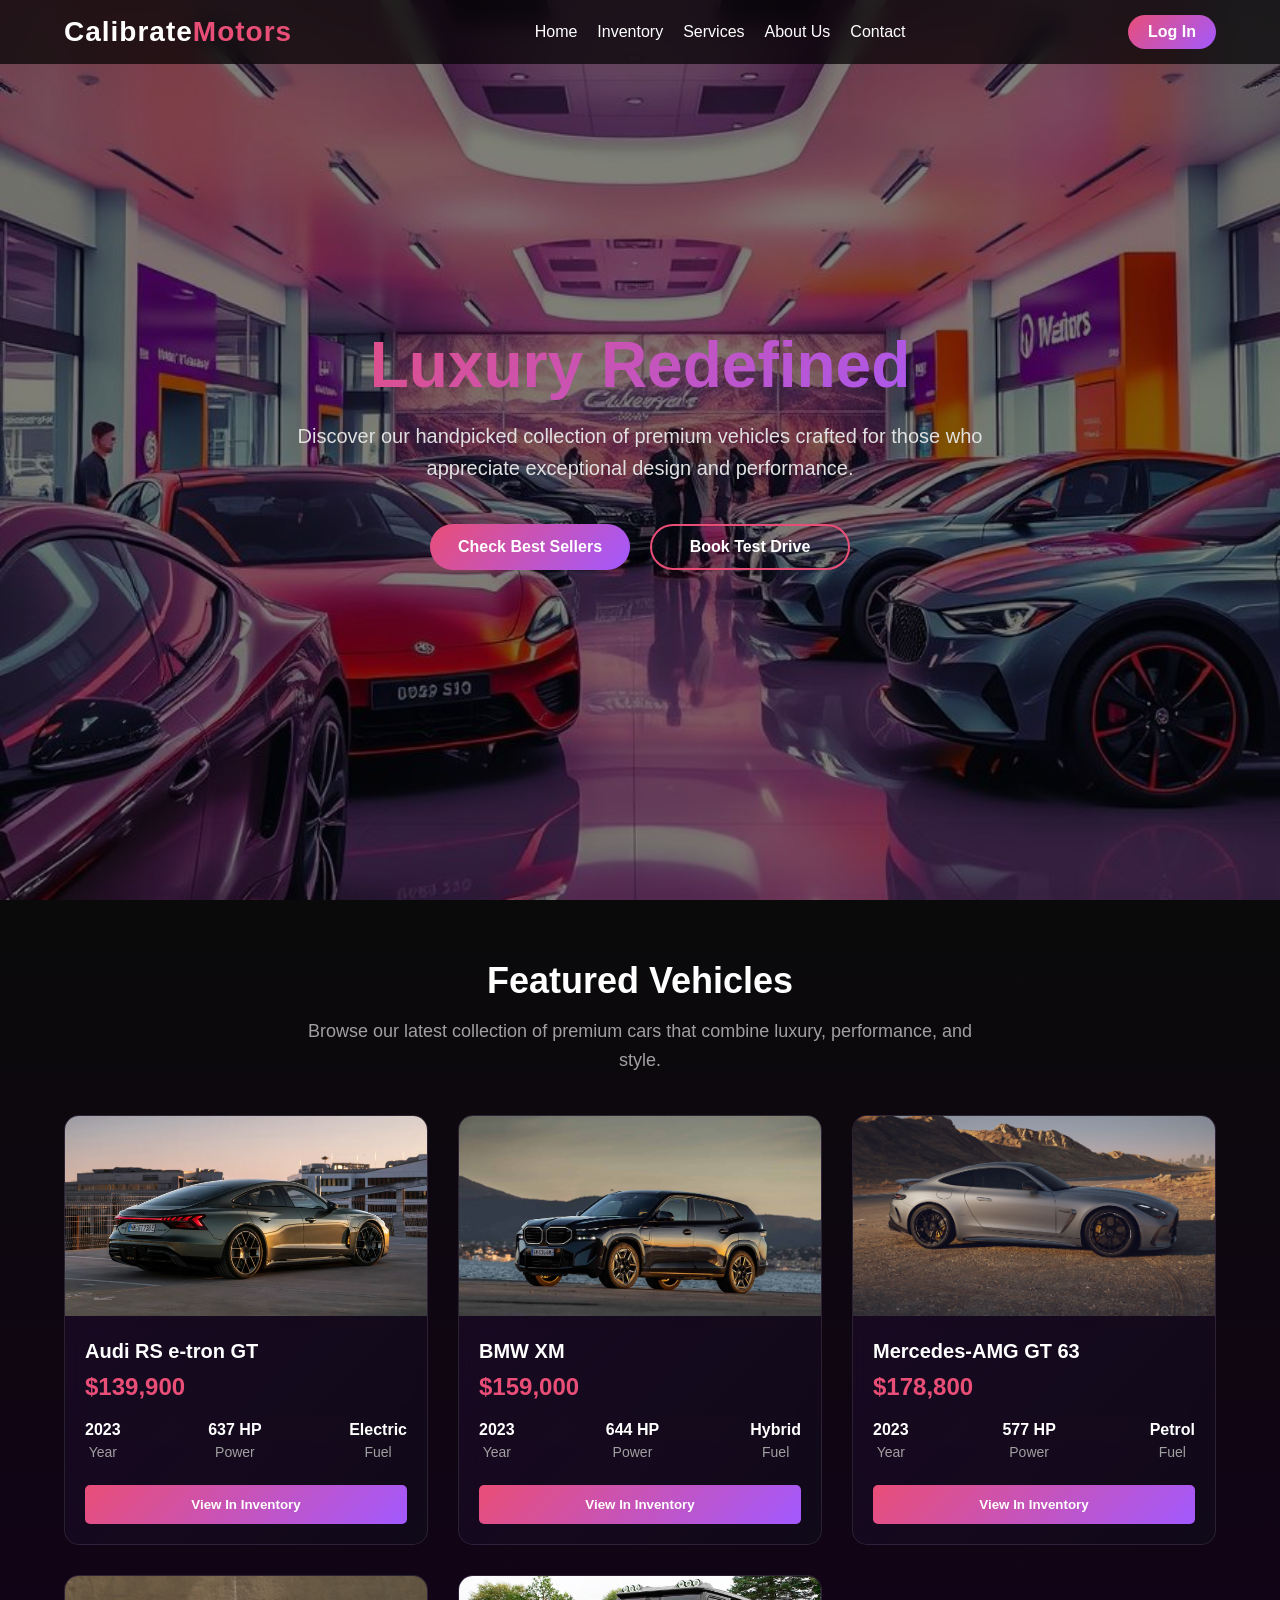
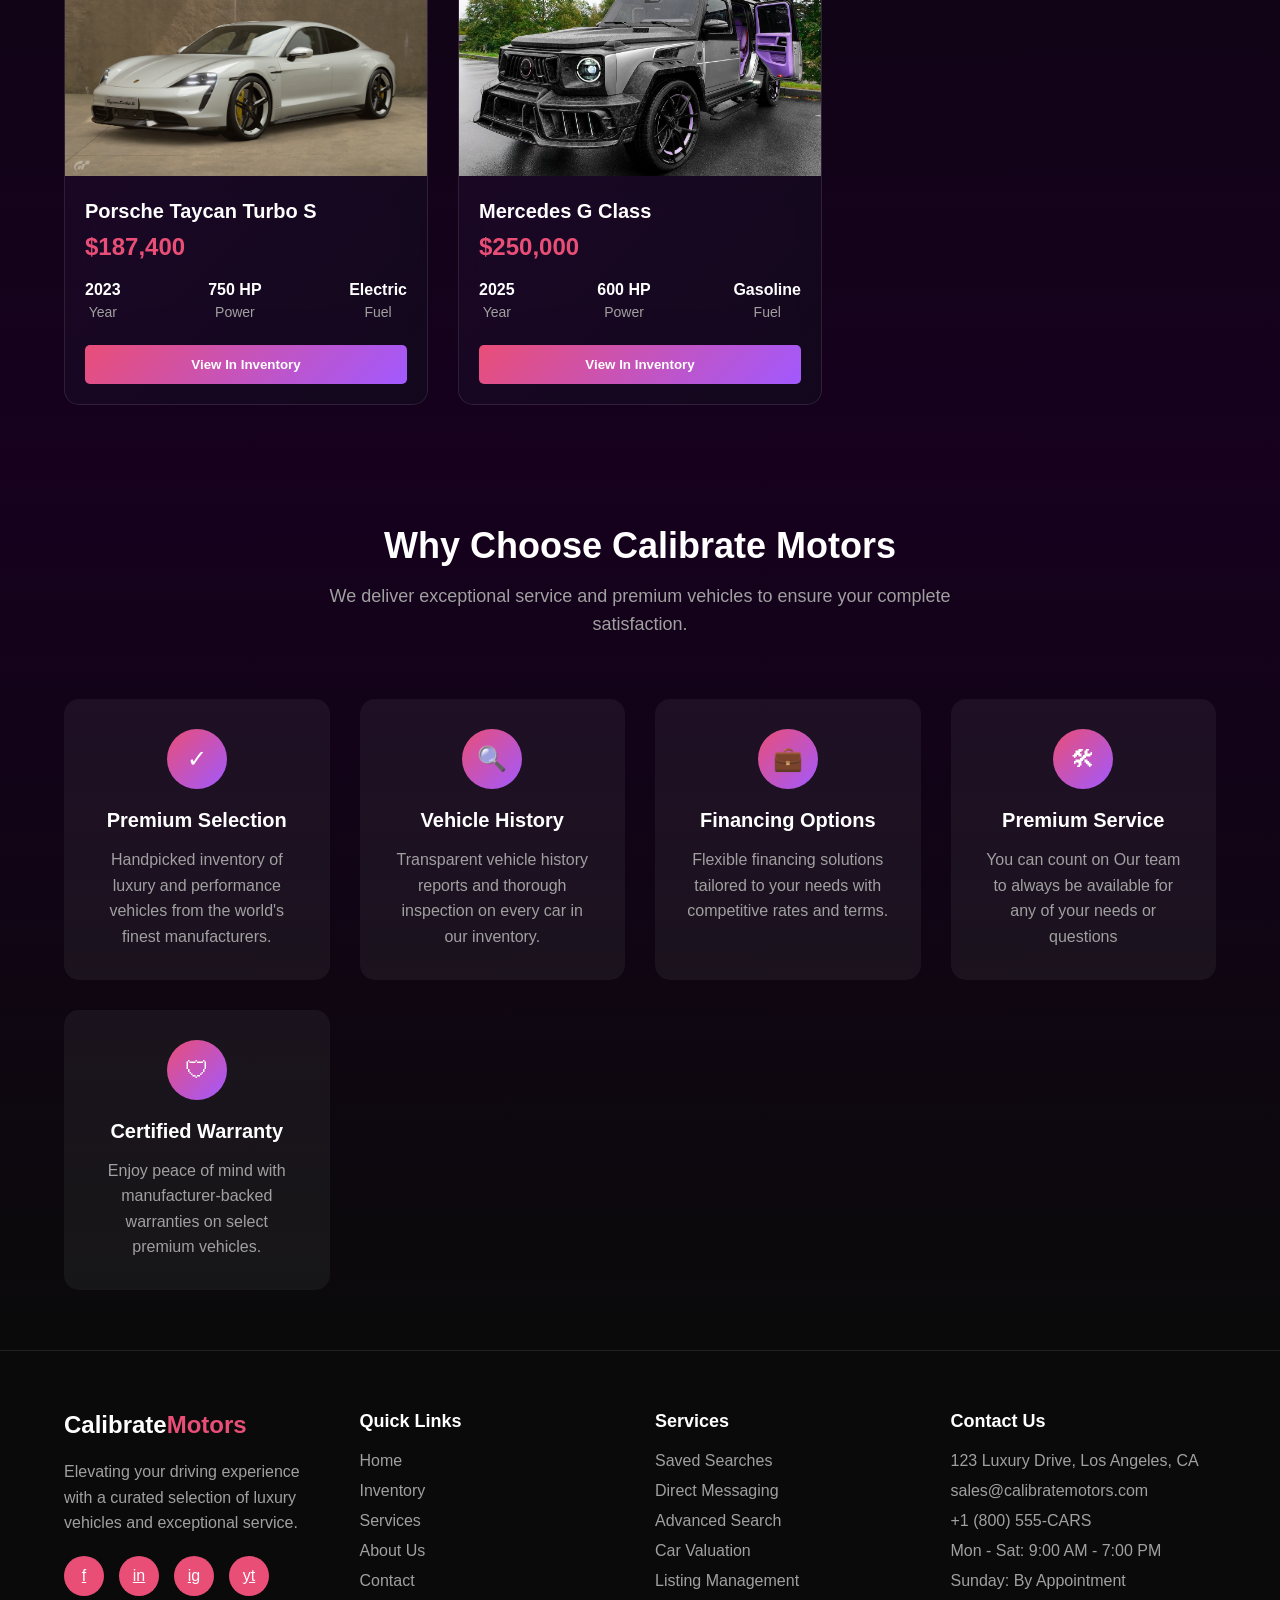
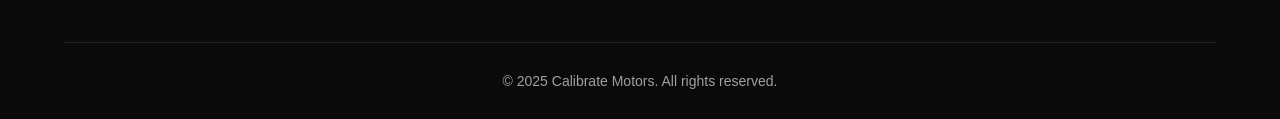
<file: index.html>
<!DOCTYPE html>
<html lang="en">
<head>
    <meta charset="UTF-8">
    <meta name="viewport" content="width=device-width, initial-scale=1.0">
    <title>Calibrate Motors | Luxury Car Experience</title>
    <link rel="stylesheet" href="FirstPage.css">
</head>
<body>
    <nav id="navbar">
        <a href="#" class="logo">Calibrate<span>Motors</span></a>
        <ul class="nav-links">
            <li><a href="#">Home</a></li>
            <li><a href="Inventory.html">Inventory</a></li>
            <li><a href="Services.html">Services</a></li>
            <li><a href="AboutUs.html">About Us</a></li>
            <li><a href="ContactUs.html">Contact</a></li>
        </ul>
        <span><a href="LogInPage.html"  class="nav-btn">Log In</a></span>
    </nav>

    <section class="hero">
        <div class="hero-bg"></div>
        <div class="hero-content">
            <h1 class="hero-title">Luxury Redefined</h1>
            <p class="hero-subtitle">Discover our handpicked collection of premium vehicles crafted for those who appreciate exceptional design and performance.</p>
            <div class="hero-btns">
                <button class="btn-primary" onclick="document.querySelector('.featured').scrollIntoView({behavior: 'smooth'})">Check Best Sellers</button>
                <button class="btn-secondary" onclick="alert('Test drive booking feature coming soon!')">Book Test Drive</button>
            </div>
        </div>
    </section>

    <section class="featured">
        <div class="section-header">
            <h2 class="section-title">Featured Vehicles</h2>
            <p class="section-subtitle">Browse our latest collection of premium cars that combine luxury, performance, and style.</p>
        </div>

        <div class="cars-grid">
           
            <div class="car-card">
                <img src="Audi RS e-tron GT.webp" alt="Luxury Sports Car" class="car-img">
                <div class="car-info">
                    <h3 class="car-title">Audi RS e-tron GT</h3>
                    <p class="car-price">$139,900</p>
                    <div class="car-specs">
                        <div class="car-spec">
                            <strong>2023</strong>
                            <span>Year</span>
                        </div>
                        <div class="car-spec">
                            <strong>637 HP</strong>
                            <span>Power</span>
                        </div>
                        <div class="car-spec">
                            <strong>Electric</strong>
                            <span>Fuel</span>
                        </div>
                    </div>
                    <button class="car-btn" onclick="window.location.href='Inventory.html'">View In Inventory</button>
                </div>
            </div>

           
            <div class="car-card">
                <img src="BMW_XW_28.jpg" alt="Luxury SUV" class="car-img">
                <div class="car-info">
                    <h3 class="car-title">BMW XM</h3>
                    <p class="car-price">$159,000</p>
                    <div class="car-specs">
                        <div class="car-spec">
                            <strong>2023</strong>
                            <span>Year</span>
                        </div>
                        <div class="car-spec">
                            <strong>644 HP</strong>
                            <span>Power</span>
                        </div>
                        <div class="car-spec">
                            <strong>Hybrid</strong>
                            <span>Fuel</span>
                        </div>
                    </div>
                    <button class="car-btn" onclick="window.location.href='Inventory.html'">View In Inventory</button>
                </div>
            </div>

           
            <div class="car-card">
                <img src="mercedes-amg-gt.avif" alt="Luxury Sedan" class="car-img">
                <div class="car-info">
                    <h3 class="car-title">Mercedes-AMG GT 63</h3>
                    <p class="car-price">$178,800</p>
                    <div class="car-specs">
                        <div class="car-spec">
                            <strong>2023</strong>
                            <span>Year</span>
                        </div>
                        <div class="car-spec">
                            <strong>577 HP</strong>
                            <span>Power</span>
                        </div>
                        <div class="car-spec">
                            <strong>Petrol</strong>
                            <span>Fuel</span>
                        </div>
                    </div>
                    <button class="car-btn" onclick="window.location.href='Inventory.html'">View In Inventory</button>
                </div>
            </div>

          
            <div class="car-card">
                <img src="Porsche.webp" alt="Luxury Sports Car" class="car-img">                
                <div class="car-info">
                    <h3 class="car-title">Porsche Taycan Turbo S</h3>
                    <p class="car-price">$187,400</p>
                    <div class="car-specs">
                        <div class="car-spec">
                            <strong>2023</strong>
                            <span>Year</span>
                        </div>
                        <div class="car-spec">
                            <strong>750 HP</strong>
                            <span>Power</span>
                        </div>
                        <div class="car-spec">
                            <strong>Electric</strong>
                            <span>Fuel</span>
                        </div>
                    </div>
                    <button class="car-btn" onclick="window.location.href='Inventory.html'">View In Inventory</button>
                </div>
            </div>

            <div class="car-card">
                <img src="Gclass.jpg" alt="Luxury Sports Car" class="car-img">                
                <div class="car-info">
                    <h3 class="car-title">Mercedes G Class</h3>
                    <p class="car-price">$250,000</p>
                    <div class="car-specs">
                        <div class="car-spec">
                            <strong>2025</strong>
                            <span>Year</span>
                        </div>
                        <div class="car-spec">
                            <strong>600 HP</strong>
                            <span>Power</span>
                        </div>
                        <div class="car-spec">
                            <strong>Gasoline</strong>
                            <span>Fuel</span>
                        </div>
                    </div>
                    <button class="car-btn" onclick="window.location.href='Inventory.html'">View In Inventory</button>
                </div>
            </div>

        </div>
    </section>

    <section class="why-us">
        <div class="section-header">
            <h2 class="section-title">Why Choose Calibrate Motors</h2>
            <p class="section-subtitle">We deliver exceptional service and premium vehicles to ensure your complete satisfaction.</p>
        </div>

        <div class="features-grid" >
           
            <div class="feature-card">
                <div class="feature-icon">✓</div>
                <h3 class="feature-title">Premium Selection</h3>
                <p class="feature-desc">Handpicked inventory of luxury and performance vehicles from the world's finest manufacturers.</p>
            </div>

           
            <div class="feature-card">
                <div class="feature-icon">🔍</div>
                <h3 class="feature-title">Vehicle History</h3>
                <p class="feature-desc">Transparent vehicle history reports and thorough inspection on every car in our inventory.</p>
            </div>

            
            <div class="feature-card">
                <div class="feature-icon">💼</div>
                <h3 class="feature-title">Financing Options</h3>
                <p class="feature-desc">Flexible financing solutions tailored to your needs with competitive rates and terms.</p>
            </div>

           
            <div class="feature-card">
                <div class="feature-icon">🛠</div>
                <h3 class="feature-title">Premium Service</h3>
                <p class="feature-desc">You can count on Our team to always be available for any of your needs or questions</p>
            </div>

            <div class="feature-card">
                <div class="feature-icon">🛡</div>
                <h3 class="feature-title">Certified Warranty</h3>
                <p class="feature-desc">Enjoy peace of mind with manufacturer-backed warranties on select premium vehicles.</p>
              </div>
              
        </div>
    </section>

    
    <footer>
        <div class="footer-content">
            <div>
                <span class="footer-logo">Calibrate<span style="color: #e94e77;">Motors</span></span>
                <p class="footer-desc">Elevating your driving experience with a curated selection of luxury vehicles and exceptional service.</p>
                <div class="footer-social">
                    <a href="https://www.facebook.com" target="_blank" class="social-icon">f</a>
                    <a href="https://www.linkedIn.com" target="_blank" class="social-icon">in</a>
                    <a href="https://www.instagram.com" target="_blank" class="social-icon">ig</a>
                    <a href="https://www.youtube.com" target="_blank" class="social-icon">yt</a>
                </div>
            </div>

            <div>
                <h4 class="footer-heading">Quick Links</h4>
                <ul class="footer-links">
                    <li><a href="#">Home</a></li>
                    <li><a href="#">Inventory</a></li>
                    <li><a href="Services.html">Services</a></li>
                    <li><a href="AboutUs.html">About Us</a></li>
                    <li><a href="ContactUs.html">Contact</a></li>
                </ul>
            </div>

            <div>
                <h4 class="footer-heading">Services</h4>
                <ul class="footer-links">
                    <li><a href="Services.html">Saved Searches</a></li>
                    <li><a href="Services.html">Direct Messaging</a></li>
                    <li><a href="Services.html">Advanced Search</a></li>
                    <li><a href="Services.html">Car Valuation</a></li>
                    <li><a href="Services.html">Listing Management</a></li>
                </ul>
            </div>

            <div>
                <h4 class="footer-heading">Contact Us</h4>
                <ul class="footer-links">
                    <li><a href="" target="_blank">123 Luxury Drive, Los Angeles, CA</a></li>
                    <li><a href="mailto:sales@calibratemotors.com">sales@calibratemotors.com</a></li>
                    <li><a href="tel:+1 (800) 555-CARS">+1 (800) 555-CARS</a></li>
                    <li><a href="">Mon - Sat: 9:00 AM - 7:00 PM</a></li>
                    <li><a href="">Sunday: By Appointment</a></li>
                </ul>
            </div>
        </div>

        <div class="copyright">
            <p>&copy; 2025 Calibrate Motors. All rights reserved.</p>
        </div>
    </footer>
    
    <div id="carModal" class="modal">
        <div class="modal-content">
            <div class="modal-bg-overlay"></div>
            <div class="modal-info fade-in">
                <div class="modal-header">
                    <h2 class="modal-title">Car Name</h2>
                    <button class="close-modal" onclick="closeModal()">&times;</button>
                </div>
                <div class="modal-body">
                    <div class="modal-specs">
                        <div class="modal-spec">
                            <strong>Year</strong>
                            <span id="modal-year">2023</span>
                        </div>
                        <div class="modal-spec">
                            <strong>Price</strong>
                            <span id="modal-price">$0</span>
                        </div>
                        <div class="modal-spec">
                            <strong>Power</strong>
                            <span id="modal-power">0 HP</span>
                        </div>
                        <div class="modal-spec">
                            <strong>Fuel Type</strong>
                            <span id="modal-fuel">Unknown</span>
                        </div>
                    </div>
                    <div class="modal-description">
                        <p id="modal-description">
                            This luxury vehicle combines exceptional performance with sophisticated design. Featuring cutting-edge technology and premium materials throughout the cabin, this car delivers an unparalleled driving experience.
                        </p>
                    </div>
                </div>
                <div class="modal-footer">
                    <button class="modal-btn modal-btn-secondary" id="scheduleTest" onclick="alert('Test drive scheduling feature coming soon!')">Schedule Test Drive</button>
                    <button class="modal-btn modal-btn-primary" id="inquireBtn" onclick="alert('Inquiry form will be available soon!')">Inquire Now</button>
                </div>
            </div>
        </div>
    </div>

    <script src="FirstPage.js"></script>


</body>
</html>
</file>
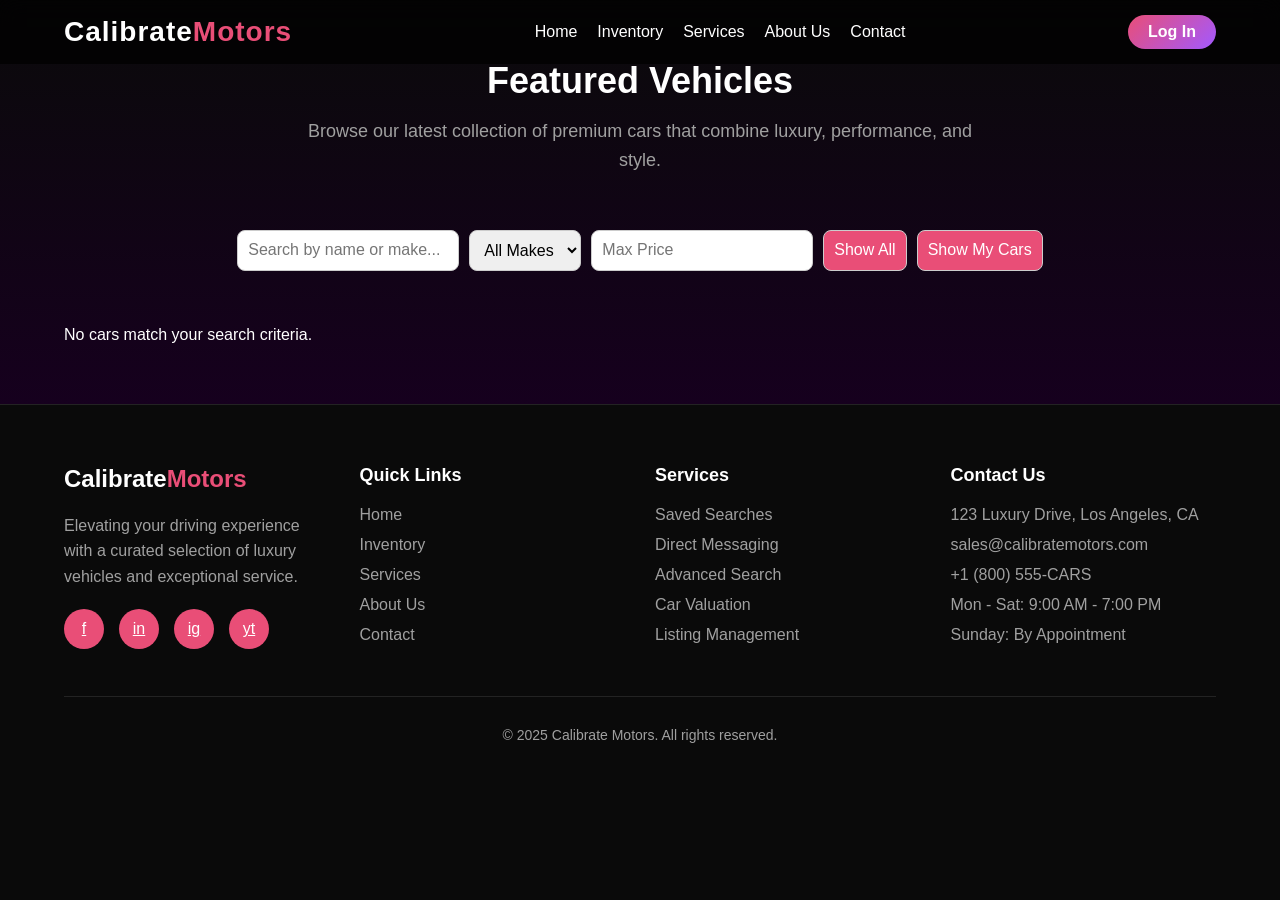
<file: Inventory.html>
<!DOCTYPE html>
<html lang="en">
<head>
    <meta charset="UTF-8">
    <meta name="viewport" content="width=device-width, initial-scale=1.0">
    <title>Calibrate Motors | Luxury Car Experience</title>
    <link rel="stylesheet" href="FirstPage.css">
</head>
<body>
    <nav id="navbar">
        <a href="#" class="logo">Calibrate<span>Motors</span></a>
        <ul class="nav-links">
            <li><a href="FirstPage.html">Home</a></li>
            <li><a href="#">Inventory</a></li>
            <li><a href="Services.html">Services</a></li>
            <li><a href="AboutUs.html">About Us</a></li>
            <li><a href="ContactUs.html">Contact</a></li>
        </ul>
        <span><a href="LogInPage.html"  class="nav-btn">Log In</a></span>
    </nav>


    <section class="featured">
        <div class="section-header">
            <h2 class="section-title">Featured Vehicles</h2>
            <p class="section-subtitle">Browse our latest collection of premium cars that combine luxury, performance, and style.</p>
        </div>
        <div class="filter-bar">
            <input type="text" id="searchInput" placeholder="Search by name or make...">
            <select id="makeFilter">
                <option value="">All Makes</option>
            </select>
            <input type="number" id="priceFilter" placeholder="Max Price">
            <button id="showAllBtn">Show All</button>
            <button id="showMyCarsBtn">Show My Cars</button>
        </div>
        
        <div class="cars-grid">


        </div>

    </section>


    
    <footer>
        <div class="footer-content">
            <div>
                <span class="footer-logo">Calibrate<span style="color: #e94e77;">Motors</span></span>
                <p class="footer-desc">Elevating your driving experience with a curated selection of luxury vehicles and exceptional service.</p>
                <div class="footer-social">
                    <a href="https://www.facebook.com" target="_blank" class="social-icon">f</a>
                    <a href="https://www.linkedIn.com" target="_blank" class="social-icon">in</a>
                    <a href="https://www.instagram.com" target="_blank" class="social-icon">ig</a>
                    <a href="https://www.youtube.com" target="_blank" class="social-icon">yt</a>
                </div>
            </div>

            <div>
                <h4 class="footer-heading">Quick Links</h4>
                <ul class="footer-links">
                    <li><a href="#">Home</a></li>
                    <li><a href="#">Inventory</a></li>
                    <li><a href="Services.html">Services</a></li>
                    <li><a href="AboutUs.html">About Us</a></li>
                    <li><a href="ContactUs.html">Contact</a></li>
                </ul>
            </div>

            <div>
                <h4 class="footer-heading">Services</h4>
                <ul class="footer-links">
                    <li><a href="Services.html">Saved Searches</a></li>
                    <li><a href="Services.html">Direct Messaging</a></li>
                    <li><a href="Services.html">Advanced Search</a></li>
                    <li><a href="Services.html">Car Valuation</a></li>
                    <li><a href="Services.html">Listing Management</a></li>
                </ul>
            </div>

            <div>
                <h4 class="footer-heading">Contact Us</h4>
                <ul class="footer-links">
                    <li><a href="" target="_blank">123 Luxury Drive, Los Angeles, CA</a></li>
                    <li><a href="mailto:sales@calibratemotors.com">sales@calibratemotors.com</a></li>
                    <li><a href="tel:+1 (800) 555-CARS">+1 (800) 555-CARS</a></li>
                    <li><a href="">Mon - Sat: 9:00 AM - 7:00 PM</a></li>
                    <li><a href="">Sunday: By Appointment</a></li>
                </ul>
            </div>
        </div>

        <div class="copyright">
            <p>&copy; 2025 Calibrate Motors. All rights reserved.</p>
        </div>
    </footer>



    <div id="carModal" class="modal">
        <div class="modal-content">
            <div class="modal-bg-overlay"></div>
            <div class="modal-info fade-in">
                <div class="modal-header">
                    <h2 class="modal-title">Car Name</h2>
                    <button class="close-modal" onclick="closeModal()">&times;</button>
                </div>
                <div class="modal-body">
                    <div class="modal-specs">
                        <div class="modal-spec">
                            <strong>Year</strong>
                            <span id="modal-year">2023</span>
                        </div>
                        <div class="modal-spec">
                            <strong>Price</strong>
                            <span id="modal-price">$0</span>
                        </div>
                        <div class="modal-spec">
                            <strong>Power</strong>
                            <span id="modal-power">0 HP</span>
                        </div>
                        <div class="modal-spec">
                            <strong>Fuel Type</strong>
                            <span id="modal-fuel">Unknown</span>
                        </div>
                    </div>
                    <div class="modal-description">
                        <p id="modal-description">
                            This luxury vehicle combines exceptional performance with sophisticated design. Featuring cutting-edge technology and premium materials throughout the cabin, this car delivers an unparalleled driving experience.
                        </p>
                    </div>
                </div>
                <div class="modal-footer">
                    <button class="modal-btn modal-btn-secondary" id="scheduleTest" onclick="alert('Test drive scheduling feature coming soon!')">Schedule Test Drive</button>
                    <button class="modal-btn modal-btn-primary" id="inquireBtn" onclick="alert('Inquiry form will be available soon!')">Inquire Now</button>
                </div>
            </div>
        </div>
    </div>
</body>
<script src="Inventory.js"></script>
</file>
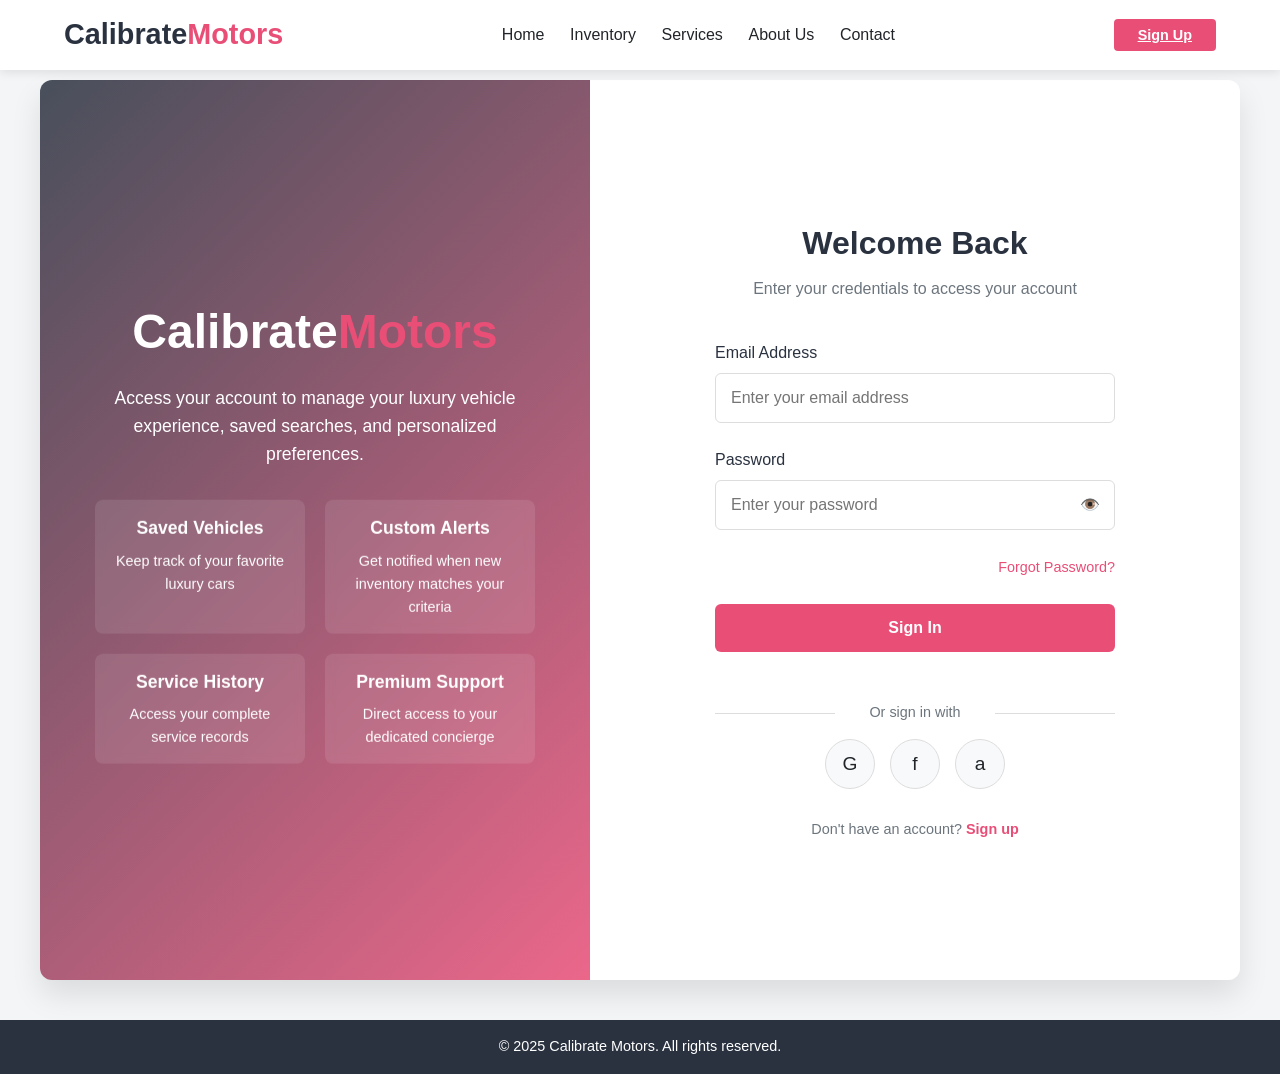
<file: LogInPage.html>
<!DOCTYPE html>
<html lang="en">
<head>
    <meta charset="UTF-8">
    <meta name="viewport" content="width=device-width, initial-scale=1.0">
    <title>Login | Calibrate Motors</title>
    <style>
/* CSS Reset and Variables */
:root {
    --primary-color: #e94e77;
    --secondary-color: #2a3240;
    --light-color: #f8f9fa;
    --dark-color: #212529;
    --gray-color: #6c757d;
    --success-color: #28a745;
}

/* Global Styles with better cross-browser compatibility */
* {
    margin: 0;
    padding: 0;
    box-sizing: border-box;
    font-family: 'Segoe UI', Tahoma, Geneva, Verdana, sans-serif;
    -webkit-font-smoothing: antialiased;
    -moz-osx-font-smoothing: grayscale;
}

html {
    font-size: 16px;
    scroll-behavior: smooth;
}

body {
    background-color: #f4f5f7;
    min-height: 100vh;
    width: 100%;
    overflow-x: hidden;
    line-height: 1.5;
}

/* Navbar */
#navbar {
    display: flex;
    justify-content: space-between;
    align-items: center;
    padding: 1rem 5%;
    background-color: white;
    box-shadow: 0 2px 10px rgba(0, 0, 0, 0.1);
    position: fixed;
    top: 0;
    left: 0;
    right: 0;
    z-index: 1000;
    height: 70px;
}

.logo {
    font-size: clamp(1.3rem, 3vw, 1.8rem);
    font-weight: 700;
    color: var(--secondary-color);
    text-decoration: none;
}

.logo span {
    color: var(--primary-color);
}

.nav-links {
    display: flex;
    list-style: none;
}

.nav-links li {
    margin: 0 0.8rem;
}

.nav-links a {
    text-decoration: none;
    color: var(--dark-color);
    font-weight: 500;
    transition: color 0.3s;
    font-size: clamp(0.9rem, 2vw, 1rem);
    position: relative;
}

.nav-links a::after {
    content: '';
    position: absolute;
    width: 0;
    height: 2px;
    bottom: -5px;
    left: 0;
    background-color: var(--primary-color);
    transition: width 0.3s ease;
}

.nav-links a:hover {
    color: var(--primary-color);
}

.nav-links a:hover::after {
    width: 100%;
}

.nav-btn {
    background-color: var(--primary-color);
    color: white;
    padding: 0.5rem 1.5rem;
    border-radius: 4px;
    font-weight: 600;
    cursor: pointer;
    transition: all 0.3s ease;
    border: none;
    font-size: 0.9rem;
}

.nav-btn:hover {
    background-color: #d43b64;
    transform: translateY(-2px);
    box-shadow: 0 4px 8px rgba(233, 78, 119, 0.3);
}

.hamburger {
    display: none;
    flex-direction: column;
    cursor: pointer;
    width: 30px;
    height: 21px;
    position: relative;
    z-index: 1001;
}

.hamburger span {
    display: block;
    width: 100%;
    height: 3px;
    background-color: var(--secondary-color);
    margin-bottom: 6px;
    border-radius: 3px;
    transition: all 0.3s ease;
}

.hamburger span:last-child {
    margin-bottom: 0;
}

/* Login Container */
.login-container {
    display: flex;
    height: 100vh;
    max-width: 1200px;
    margin: 0 auto;
    box-shadow: 0 15px 30px rgba(0, 0, 0, 0.1);
    border-radius: 12px;
    overflow: hidden;
    margin-top: 80px;
    margin-bottom: 40px;
}

/* Login Image */
.login-image {
    flex: 1;
    background-image: url('https://images.unsplash.com/photo-1532581140115-3e355d1ed1de?q=80&w=1770&auto=format&fit=crop');
    background-size: cover;
    background-position: center;
    position: relative;
}

.login-image::after {
    content: '';
    position: absolute;
    top: 0;
    left: 0;
    right: 0;
    bottom: 0;
    background: linear-gradient(135deg, rgba(42, 50, 64, 0.85) 0%, rgba(233, 78, 119, 0.85) 100%);
}

/* Brand Overlay */
.brand-overlay {
    position: absolute;
    top: 50%;
    left: 50%;
    transform: translate(-50%, -50%);
    text-align: center;
    color: white;
    z-index: 10;
    width: 80%;
}

.brand-overlay h2 {
    font-size: clamp(2rem, 5vw, 3rem);
    margin-bottom: 1rem;
    font-weight: 700;
}

.brand-overlay p {
    font-size: clamp(0.9rem, 2vw, 1.1rem);
    margin-bottom: 2rem;
    line-height: 1.6;
}

.brand-features {
    display: flex;
    justify-content: center;
    flex-wrap: wrap;
    gap: 20px;
    margin-top: 30px;
}

.brand-feature {
    background-color: rgba(255, 255, 255, 0.1);
    padding: 15px;
    border-radius: 8px;
    width: calc(50% - 10px);
    backdrop-filter: blur(5px);
    -webkit-backdrop-filter: blur(5px);
    transition: transform 0.3s ease;
}

.brand-feature:hover {
    transform: translateY(-5px);
}

.brand-feature h4 {
    margin-bottom: 8px;
    font-size: clamp(0.9rem, 2vw, 1.1rem);
}

.brand-feature p {
    font-size: clamp(0.8rem, 1.5vw, 0.9rem);
    margin-bottom: 0;
}

/* Login Form Container */
.login-form-container {
    flex: 1;
    background-color: white;
    padding: clamp(20px, 5vw, 50px);
    display: flex;
    flex-direction: column;
    justify-content: center;
}

.login-header {
    margin-bottom: 40px;
    text-align: center;
}

.login-header h2 {
    font-size: clamp(1.5rem, 4vw, 2rem);
    color: var(--secondary-color);
    margin-bottom: 10px;
}

.login-header p {
    color: var(--gray-color);
    font-size: clamp(0.9rem, 1.5vw, 1rem);
}

/* Login Form */
.login-form {
    max-width: 400px;
    margin: 0 auto;
    width: 100%;
}

.form-group {
    margin-bottom: 25px;
    position: relative;
}

.form-group label {
    display: block;
    margin-bottom: 8px;
    color: var(--secondary-color);
    font-weight: 500;
    font-size: clamp(0.9rem, 1.5vw, 1rem);
}

.form-group input {
    width: 100%;
    padding: 15px;
    border: 1px solid #ddd;
    border-radius: 6px;
    font-size: 1rem;
    transition: border-color 0.3s, box-shadow 0.3s;
    -webkit-appearance: none;
    -moz-appearance: none;
    appearance: none;
}

.form-group input:focus {
    border-color: var(--primary-color);
    outline: none;
    box-shadow: 0 0 0 3px rgba(233, 78, 119, 0.2);
}

/* Forgot Password */
.forgot-password {
    text-align: right;
    margin-bottom: 25px;
}

.forgot-password a {
    color: var(--primary-color);
    text-decoration: none;
    font-size: 0.9rem;
    transition: color 0.3s;
}

.forgot-password a:hover {
    color: #d43b64;
    text-decoration: underline;
}

/* Remember Me */
.remember-me {
    display: flex;
    align-items: center;
    margin-bottom: 25px;
}

.remember-me input {
    margin-right: 10px;
    transform: scale(1.2);
    -webkit-appearance: none;
    -moz-appearance: none;
    appearance: none;
    width: 16px;
    height: 16px;
    border: 1px solid #ddd;
    border-radius: 3px;
    background-color: white;
    cursor: pointer;
    position: relative;
}

.remember-me input:checked {
    background-color: var(--primary-color);
    border-color: var(--primary-color);
}

.remember-me input:checked::after {
    content: '';
    position: absolute;
    left: 5px;
    top: 2px;
    width: 5px;
    height: 9px;
    border: solid white;
    border-width: 0 2px 2px 0;
    transform: rotate(45deg);
}

/* Primary Button */
.btn-primary {
    background-color: var(--primary-color);
    color: white;
    border: none;
    padding: 15px;
    width: 100%;
    border-radius: 6px;
    font-size: 1rem;
    font-weight: 600;
    cursor: pointer;
    transition: all 0.3s ease;
    margin-bottom: 20px;
    -webkit-appearance: none;
    -moz-appearance: none;
    appearance: none;
}

.btn-primary:hover {
    background-color: #d43b64;
    transform: translateY(-2px);
    box-shadow: 0 4px 8px rgba(233, 78, 119, 0.3);
}

.btn-primary:active {
    transform: translateY(0);
    box-shadow: 0 2px 4px rgba(233, 78, 119, 0.3);
}

/* Social Login */
.social-login {
    margin-top: 30px;
    text-align: center;
}

.social-login p {
    color: var(--gray-color);
    margin-bottom: 15px;
    position: relative;
    font-size: 0.9rem;
}

.social-login p::before,
.social-login p::after {
    content: '';
    position: absolute;
    top: 50%;
    width: 30%;
    height: 1px;
    background-color: #ddd;
}

.social-login p::before {
    left: 0;
}

.social-login p::after {
    right: 0;
}

.social-buttons {
    display: flex;
    justify-content: center;
    gap: 15px;
}

.social-btn {
    display: flex;
    align-items: center;
    justify-content: center;
    width: 50px;
    height: 50px;
    border-radius: 50%;
    background-color: #f8f9fa;
    border: 1px solid #ddd;
    color: var(--dark-color);
    font-size: 1.2rem;
    cursor: pointer;
    transition: all 0.3s ease;
}

.social-btn:hover {
    background-color: #e9ecef;
    transform: translateY(-2px);
    box-shadow: 0 4px 8px rgba(0, 0, 0, 0.1);
}

/* Sign Up Prompt */
.signup-prompt {
    text-align: center;
    margin-top: 30px;
    color: var(--gray-color);
    font-size: 0.9rem;
}

.signup-prompt a {
    color: var(--primary-color);
    text-decoration: none;
    font-weight: 600;
    transition: color 0.3s;
}

.signup-prompt a:hover {
    color: #d43b64;
    text-decoration: underline;
}

/* Animated Input */
.animated-input {
    position: relative;
}

.animated-input input {
    padding-right: 40px;
}

.animated-input .toggle-password {
    position: absolute;
    right: 15px;
    top: 50%;
    transform: translateY(-50%);
    cursor: pointer;
    color: #6c757d;
    transition: color 0.3s;
    background: none;
    border: none;
    font-size: 1rem;
}

.animated-input .toggle-password:hover {
    color: var(--secondary-color);
}

/* Login Success */
.login-success {
    position: fixed;
    top: 20px;
    right: 20px;
    background-color: var(--success-color);
    color: white;
    padding: 15px 25px;
    border-radius: 6px;
    box-shadow: 0 5px 15px rgba(0, 0, 0, 0.2);
    transform: translateX(150%);
    opacity: 0;
    transition: transform 0.5s, opacity 0.5s;
    z-index: 1100;
}

.login-success.show {
    transform: translateX(0);
    opacity: 1;
}

/* Footer */
footer {
    background-color: var(--secondary-color);
    color: white;
    padding: 1rem 0;
    text-align: center;
    margin-top: 20px;
}

.copyright {
    font-size: 0.9rem;
}

/* Responsive Media Queries */
@media (max-width: 1200px) {
    .login-container {
        margin: 80px 20px 40px;
    }
}

@media (max-width: 992px) {
    .login-container {
        flex-direction: column;
        height: auto;
    }

    .login-image {
        height: 300px;
    }

    .login-form-container {
        padding: 40px 20px;
    }
    
    .brand-overlay h2 {
        font-size: 2rem;
    }
    
    .brand-features {
        display: none;
    }
}

@media (max-width: 768px) {
    #navbar {
        padding: 1rem 20px;
    }
    
    .nav-links {
        position: fixed;
        top: 0;
        right: -100%;
        height: 100vh;
        width: 250px;
        background-color: white;
        flex-direction: column;
        justify-content: center;
        align-items: center;
        transition: right 0.3s ease;
        box-shadow: -5px 0 15px rgba(0, 0, 0, 0.1);
        z-index: 1000;
    }
    
    .nav-links.active {
        right: 0;
    }
    
    .nav-links li {
        margin: 1.5rem 0;
    }
    
    .hamburger {
        display: flex;
    }
    
    .hamburger.active span:nth-child(1) {
        transform: translateY(9px) rotate(45deg);
    }
    
    .hamburger.active span:nth-child(2) {
        opacity: 0;
    }
    
    .hamburger.active span:nth-child(3) {
        transform: translateY(-9px) rotate(-45deg);
    }
    
    .brand-overlay h2 {
        font-size: 1.8rem;
    }
    
    .brand-overlay p {
        font-size: 0.9rem;
    }
}

@media (max-width: 576px) {
    .login-image {
        height: 200px;
    }
    
    .brand-overlay h2 {
        font-size: 1.5rem;
    }
    
    .brand-overlay p {
        font-size: 0.8rem;
        margin-bottom: 1rem;
    }
    
    .login-header h2 {
        font-size: 1.5rem;
    }
    
    .form-group input {
        padding: 12px;
    }
    
    .btn-primary {
        padding: 12px;
    }
    
    .social-btn {
        width: 40px;
        height: 40px;
    }
}

/* CSS for various browsers */
/* Firefox */
@-moz-document url-prefix() {
    .form-group input {
        padding: 14px;
    }
}

/* Safari */
@media not all and (min-resolution:.001dpcm) { 
    @supports (-webkit-appearance:none) {
        .form-group input {
            line-height: normal;
        }
    }
}

/* IE10+ */
@media all and (-ms-high-contrast: none), (-ms-high-contrast: active) {
    .login-container {
        display: -ms-flexbox;
        display: flex;
        -ms-flex-direction: row;
        flex-direction: row;
    }
    
    .login-form-container {
        display: -ms-flexbox;
        display: flex;
        -ms-flex-direction: column;
        flex-direction: column;
        -ms-flex-pack: center;
        justify-content: center;
    }
    
    @media (max-width: 992px) {
        .login-container {
            -ms-flex-direction: column;
            flex-direction: column;
        }
    }
}

/* Add mobile menu overlay */
.menu-overlay {
    position: fixed;
    top: 0;
    left: 0;
    width: 100%;
    height: 100%;
    background-color: rgba(0, 0, 0, 0.5);
    z-index: 999;
    opacity: 0;
    visibility: hidden;
    transition: opacity 0.3s ease, visibility 0.3s ease;
}

.menu-overlay.active {
    opacity: 1;
    visibility: visible;
}

/* Modern browsers */
@supports (display: grid) {
    .brand-features {
        display: grid;
        grid-template-columns: repeat(auto-fit, minmax(150px, 1fr));
        gap: 20px;
    }
    
    .brand-feature {
        width: auto;
    }
}

/* Support for reduced motion preferences */
@media (prefers-reduced-motion: reduce) {
    * {
        transition-duration: 0.01ms !important;
        animation-duration: 0.01ms !important;
        animation-iteration-count: 1 !important;
        scroll-behavior: auto !important;
    }
}
    </style>
</head>
<body>
   
    <nav id="navbar">
        <a href="#" class="logo">Calibrate<span>Motors</span></a>
        <ul class="nav-links">
            <li><a href="FirstPage.html">Home</a></li>
            <li><a href="Inventory.html">Inventory</a></li>
            <li><a href="Services.html">Services</a></li>
            <li><a href="AboutUs.html">About Us</a></li>
            <li><a href="ContactUs.html">Contact</a></li>
        </ul>
        <span><a href="SignUp.html" class="nav-btn">Sign Up</a></span>
    </nav>

   
    <div class="login-container">
        <div class="login-image">
            <div class="brand-overlay">
                <h2>Calibrate<span style="color: #e94e77;">Motors</span></h2>
                <p>Access your account to manage your luxury vehicle experience, saved searches, and personalized preferences.</p>
                
                <div class="brand-features">
                    <div class="brand-feature">
                        <h4>Saved Vehicles</h4>
                        <p>Keep track of your favorite luxury cars</p>
                    </div>
                    <div class="brand-feature">
                        <h4>Custom Alerts</h4>
                        <p>Get notified when new inventory matches your criteria</p>
                    </div>
                    <div class="brand-feature">
                        <h4>Service History</h4>
                        <p>Access your complete service records</p>
                    </div>
                    <div class="brand-feature">
                        <h4>Premium Support</h4>
                        <p>Direct access to your dedicated concierge</p>
                    </div>
                </div>
            </div>
        </div>
        <div class="login-form-container">
            <div class="login-header">
                <h2>Welcome Back</h2>
                <p>Enter your credentials to access your account</p>
            </div>
            <form id="loginForm" class="login-form">
                <div class="form-group">
                    <label for="email">Email Address</label>
                    <input type="email" id="email" name="email" placeholder="Enter your email address" required>
                </div>
                <div class="form-group">
                    <label for="password">Password</label>
                    <div class="animated-input">
                        <input type="password" id="password" name="password" placeholder="Enter your password" required>
                        <span class="toggle-password" onclick="togglePassword()">👁️</span>
                    </div>
                </div>
              
                <div class="forgot-password">
                    <a href="mailto:service@calibratemotors.com">Forgot Password?</a>
                </div>
                <button type="submit" class="btn-primary" onclick="signIn()">Sign In</button>
                
                <div class="social-login">
                    <p>Or sign in with</p>
                    <div class="social-buttons">
                        <div class="social-btn" onclick="socialLogin('google')">G</div>
                        <div class="social-btn" onclick="socialLogin('facebook')">f</div>
                        <div class="social-btn" onclick="socialLogin('apple')">a</div>
                    </div>
                </div>
                
                <div class="signup-prompt">
                    <p>Don't have an account? <a href="SignUp.html">Sign up</a></p>
                </div>
            </form>
        </div>
    </div>
    
    <div class="login-success" id="loginSuccess">
        Login successful! Redirecting to dashboard...
    </div>

    <footer>
        <div class="copyright">
            <p>&copy; 2025 Calibrate Motors. All rights reserved.</p>
        </div>
    </footer>

    <script src="LognPage.js">
       
    </script>
</body>
</html>
</file>
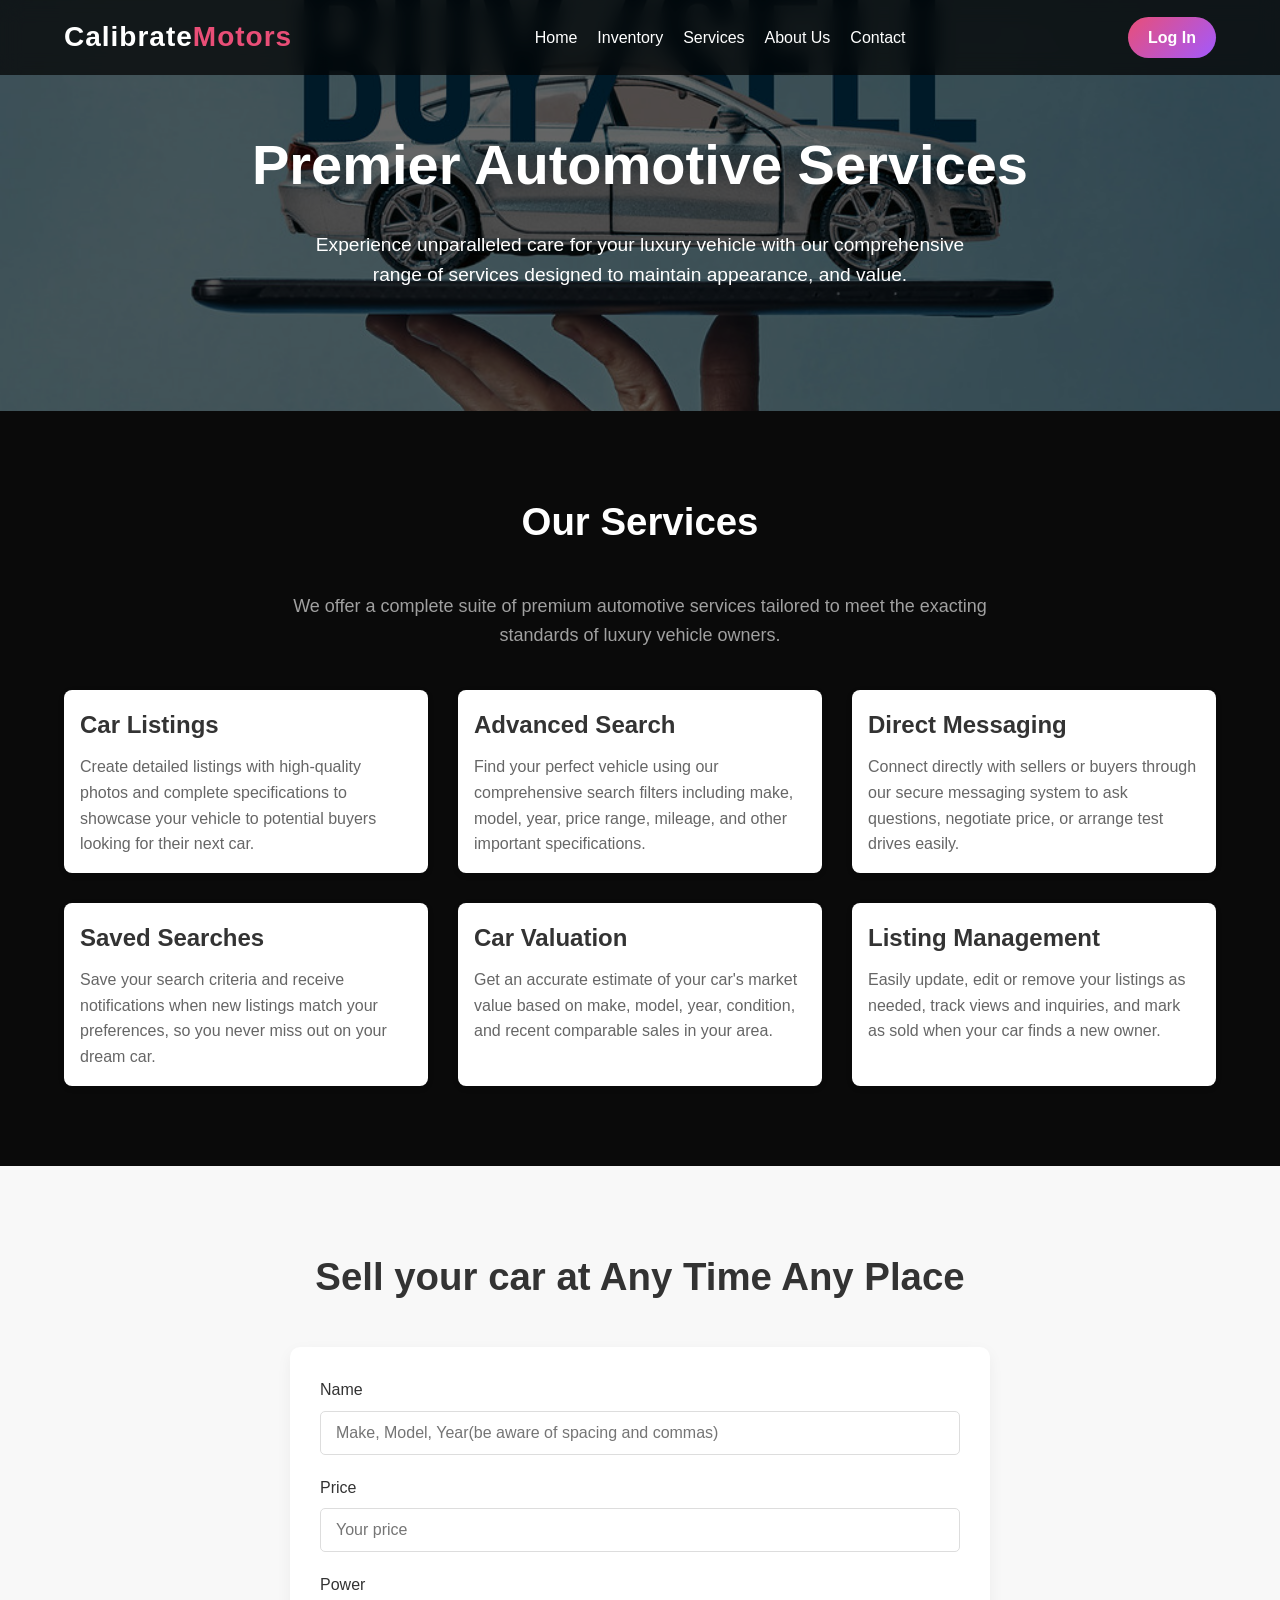
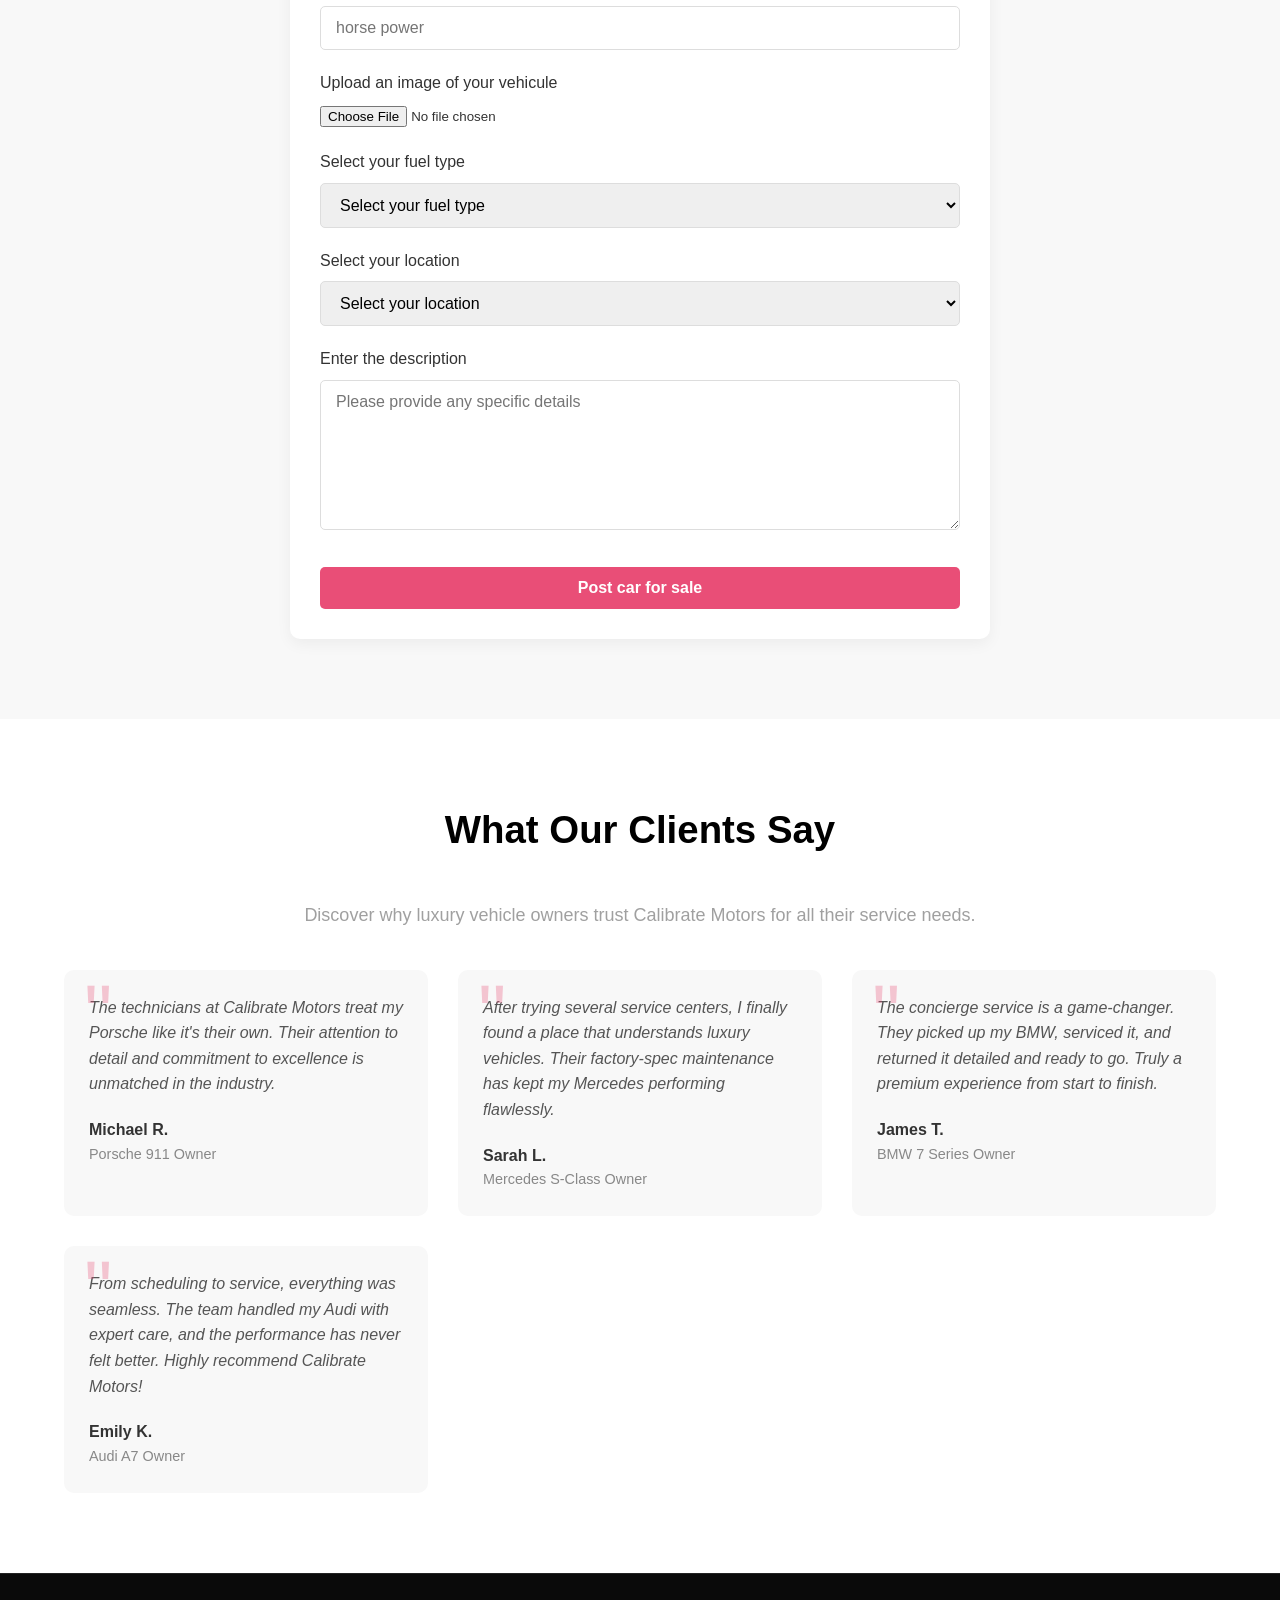
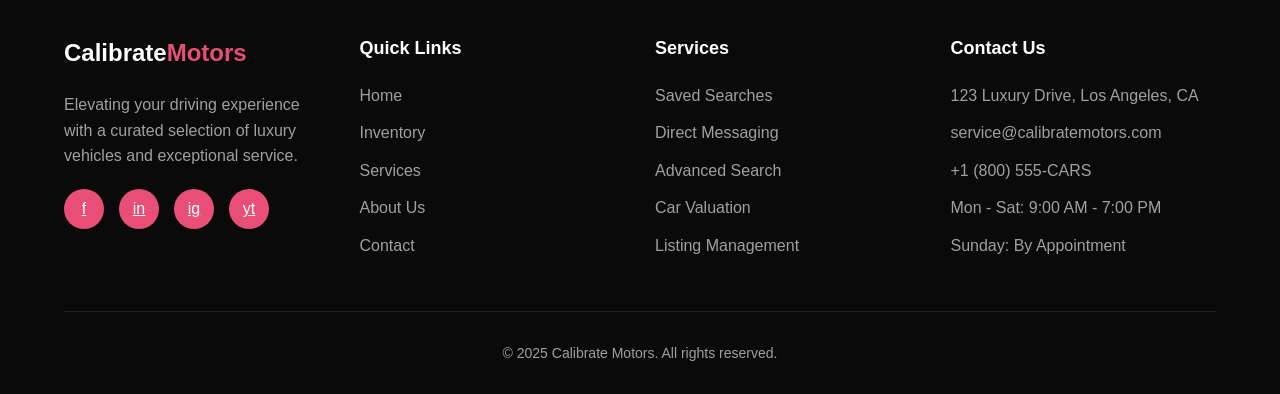
<file: Services.html>
<!DOCTYPE html>
<html lang="en">
<head>
    <meta charset="UTF-8">
    <meta name="viewport" content="width=device-width, initial-scale=1.0">
    <title>Our Services | Calibrate Motors</title>
    <link rel="stylesheet" href="FirstPage.css">
    <style>
     /* Base styles */
* {
    box-sizing: border-box;
    margin: 0;
    padding: 0;
}

body {
    font-family: 'Arial', sans-serif;
    line-height: 1.6;
    color: #333;
}

.container {
    width: 100%;
    max-width: 1200px;
    margin: 0 auto;
    padding: 0 15px;
}

/* Hero section */
.service-hero {
    background-image: linear-gradient(rgba(0, 0, 0, 0.6), rgba(0, 0, 0, 0.6)), url('buysell.jpg');
    background-size: cover;
    background-position: center;
    color: white;
    padding: 120px 0;
    text-align: center;
    width: 100%;
}

.service-hero h1 {
    font-size: clamp(2rem, 5vw, 3.5rem);
    margin-bottom: 20px;
}

.service-hero p {
    font-size: clamp(1rem, 2vw, 1.2rem);
    max-width: 700px;
    margin: 0 auto;
    padding: 0 15px;
}

/* Services section */
.services-container {
    padding: 80px 5%;
    width: 100%;
}

.section-title {
    text-align: center;
    margin-bottom: 40px;
    font-size: clamp(1.75rem, 3vw, 2.5rem);
}

.service-grid {
    display: grid;
    grid-template-columns: repeat(auto-fill, minmax(280px, 1fr));
    gap: 30px;
    width: 100%;
}

.service-content {
    background-color: white;
    padding: 16px;
    border-radius: 8px;
    box-shadow: 0 2px 6px rgba(0, 0, 0, 0.1);
    transition: transform 0.3s, box-shadow 0.3s;
    overflow: hidden;
    display: flex;
    flex-direction: column;
    height: 100%;
}

.service-content:hover {
    transform: translateY(-5px);
    box-shadow: 0 10px 25px rgba(0, 0, 0, 0.15);
}

.service-content h3 {
    font-size: 1.5rem;
    color: #333;
    margin-bottom: 10px;
}

.service-content p {
    color: #666;
    flex-grow: 1;
}

/* Appointment section */
.appointment-section {
    background-color: #f8f8f8;
    padding: 80px 5%;
    text-align: center;
    width: 100%;
}

.appointment-form {
    max-width: 700px;
    margin: 40px auto 0;
    background: white;
    padding: 30px;
    border-radius: 10px;
    box-shadow: 0 5px 15px rgba(0, 0, 0, 0.05);
    width: 100%;
}

.form-group {
    margin-bottom: 20px;
    text-align: left;
}

.form-group label {
    display: block;
    margin-bottom: 8px;
    font-weight: 500;
    color: #333;
}

.form-control {
    width: 100%;
    padding: 12px 15px;
    border: 1px solid #ddd;
    border-radius: 5px;
    font-size: 1rem;
}

.submit-btn {
    background-color: #e94e77;
    color: white;
    border: none;
    padding: 12px 30px;
    border-radius: 5px;
    cursor: pointer;
    font-weight: 600;
    font-size: 1rem;
    transition: background-color 0.3s;
    margin-top: 10px;
    width: 100%;
}

.submit-btn:hover {
    background-color: #d43d66;
}

/* Testimonials section */
.testimonials {
    padding: 80px 5%;
    background-color: white;
    width: 100%;
}

.testimonial-grid {
    display: grid;
    grid-template-columns: repeat(auto-fill, minmax(300px, 1fr));
    gap: 30px;
    margin-top: 40px;
    width: 100%;
}

.testimonial-card {
    background-color: #f8f8f8;
    padding: 25px;
    border-radius: 10px;
    position: relative;
    height: 100%;
}

.testimonial-card:before {
    content: '"';
    font-size: 5rem;
    position: absolute;
    top: -20px;
    left: 20px;
    color: #e94e77;
    opacity: 0.3;
}

.testimonial-text {
    margin-bottom: 20px;
    line-height: 1.6;
    color: #555;
    font-style: italic;
}

.testimonial-author {
    font-weight: 600;
    color: #333;
}

.testimonial-author span {
    font-weight: normal;
    color: #888;
    font-size: 0.9rem;
    display: block;
}

/* Media Queries */
@media (max-width: 992px) {
    .service-grid,
    .testimonial-grid {
        grid-template-columns: repeat(auto-fill, minmax(250px, 1fr));
    }
    
    .appointment-form {
        padding: 25px;
    }
}

@media (max-width: 768px) {
    .service-hero {
        padding: 80px 0;
    }
    
    .services-container,
    .appointment-section,
    .testimonials {
        padding: 60px 5%;
    }
    
    .testimonial-grid {
        grid-template-columns: 1fr;
    }
}

@media (max-width: 576px) {
    .service-grid {
        grid-template-columns: 1fr;
    }
    
    .service-hero {
        padding: 60px 0;
    }
    
    .appointment-form {
        padding: 20px;
    }
    
    .form-control {
        padding: 10px;
    }
    
    .submit-btn {
        padding: 10px 20px;
    }
}
    </style>
</head>
<body>
    
    <nav id="navbar">
        <span class="logo">Calibrate<span>Motors</span></span>
        <ul class="nav-links">
            <li><a href="FirstPage.html">Home</a></li>
            <li><a href="Inventory.html">Inventory</a></li>
            <li><a href="Services.html" class="active">Services</a></li>
            <li><a href="AboutUs.html">About Us</a></li>
            <li><a href="ContactUs.html">Contact</a></li>
        </ul>
        <span ><a href="LogInPage.html" class="nav-btn">Log In</a></span>
    </nav>

    
    <section class="service-hero">
        <div class="container">
            <h1>Premier Automotive Services</h1>
            <p>Experience unparalleled care for your luxury vehicle with our comprehensive range of services designed to maintain appearance, and value.</p>
        </div>
    </section>

    
    <section class="services-container">
        <div class="section-header">
            <h2 class="section-title">Our Services</h2>
            <p class="section-subtitle">We offer a complete suite of premium automotive services tailored to meet the exacting standards of luxury vehicle owners.</p>
        </div>

        <div class="service-grid">
            
                <div class="service-content">
                    <h3>Car Listings</h3>
                    <p>Create detailed listings with high-quality photos and complete specifications to showcase your vehicle to potential buyers looking for their next car.</p>
                </div>
        
           
                <div class="service-content">
                    <h3>Advanced Search</h3>
                    <p>Find your perfect vehicle using our comprehensive search filters including make, model, year, price range, mileage, and other important specifications.</p>
                </div>
        
           
                <div class="service-content">
                    <h3>Direct Messaging</h3>
                    <p>Connect directly with sellers or buyers through our secure messaging system to ask questions, negotiate price, or arrange test drives easily.</p>
                </div>
        
           
                <div class="service-content">
                    <h3>Saved Searches</h3>
                    <p>Save your search criteria and receive notifications when new listings match your preferences, so you never miss out on your dream car.</p>
                </div>
        
            
                <div class="service-content">
                    <h3>Car Valuation</h3>
                    <p>Get an accurate estimate of your car's market value based on make, model, year, condition, and recent comparable sales in your area.</p>
                </div>
        
           
                <div class="service-content">
                    <h3>Listing Management</h3>
                    <p>Easily update, edit or remove your listings as needed, track views and inquiries, and mark as sold when your car finds a new owner.</p>
                </div>
        </div>
        </section>
    </section>

    
    <section class="appointment-section" id="app">
        <div class="section-header">
            <h2 class="section-title"  style="color: #333;">Sell your car at Any Time Any Place</h2>
        </div>

        <form class="appointment-form">
            <div class="form-group">
                <label for="name">Name</label>
                <input type="text" id="name" class="form-control" placeholder="Make, Model, Year(be aware of spacing and commas)" required>
            </div>
           
            <div class="form-group">
                <label for="price">Price</label>
                <input type="text" id="price" class="form-control" placeholder="Your price" required>
            </div>
            
            <div class="form-group">
                <label for="power">Power</label>
                <input type="text" id="power" class="form-control" placeholder="horse power" required>
            </div>

            <div class="form-group">
                <label for="image">Upload an image of your vehicule</label>
                <input type="file"  id="fileInput" required accept="image/*" />
                <img id="previewImage" style="max-width: 300px;" />
                
            </div>
         
            <div class="form-group">
                <label for="service">Select your fuel type</label>
                <select id="fuel" class="form-control" required>
                    <option value="" disabled selected>Select your fuel type</option>
                    <option value="Gasoline">Gasoline</option>
                    <option value="Diesel">Diesel</option>
                    <option value="Ethanol">Ethanol</option>
                    <option value="Biodiesel">Biodiesel</option>
                    <option value="CNG">CNG</option>
                    <option value="LPG ">LPG</option>
                    <option value="Hydrogen">Hydrogen</option>
                    <option value=" Electric"> Electric</option>
                    <option value="PHEV">PHEV</option>
                    <option value=" Hybrid (HEV)"> Hybrid (HEV)</option>
                </select>
            </div>
                </select>
            </div>
            
            <div class="form-group">
                <label for="service">Select your location</label>
                <select id="location" class="form-control" required>
                    <option value="" disabled selected>Select your location</option>
                    <option value="Texas">Texas</option>
                    <option value="New York">New York</option>
                    <option value="Miami">Miami</option>
                    <option value="LA">LA</option>
                    <option value="other">Other (Please specify in the description)</option>
                </select>
            </div>
            
            <div class="form-group">
                <label for="notes">Enter the description</label>
                <textarea id="description" class="form-control" rows="4" placeholder="Please provide any specific details" required></textarea>
            </div>
            
            <button type="submit" class="submit-btn" onclick="scheduleApp(event)">Post car for sale</button>
        </form>
    </section>

   
    <section class="testimonials">
        <div class="section-header">
            <h2 class="section-title" style="color: black">What Our Clients Say</h2>
            <p class="section-subtitle">Discover why luxury vehicle owners trust Calibrate Motors for all their service needs.</p>
        </div>

        <div class="testimonial-grid">
            
            <div class="testimonial-card">
                <p class="testimonial-text">The technicians at Calibrate Motors treat my Porsche like it's their own. Their attention to detail and commitment to excellence is unmatched in the industry.</p>
                <p class="testimonial-author">Michael R. <span>Porsche 911 Owner</span></p>
            </div>

            
            <div class="testimonial-card">
                <p class="testimonial-text">After trying several service centers, I finally found a place that understands luxury vehicles. Their factory-spec maintenance has kept my Mercedes performing flawlessly.</p>
                <p class="testimonial-author">Sarah L. <span>Mercedes S-Class Owner</span></p>
            </div>

          
            <div class="testimonial-card">
                <p class="testimonial-text">The concierge service is a game-changer. They picked up my BMW, serviced it, and returned it detailed and ready to go. Truly a premium experience from start to finish.</p>
                <p class="testimonial-author">James T. <span>BMW 7 Series Owner</span></p>
            </div>


            <div class="testimonial-card">
                <p class="testimonial-text">From scheduling to service, everything was seamless. The team handled my Audi with expert care, and the performance has never felt better. Highly recommend Calibrate Motors!</p>
                <p class="testimonial-author">Emily K. <span>Audi A7 Owner</span></p>
              </div>
              
        </div>
    </section>

   
    <footer>
        <div class="footer-content">
            <div>
                <span class="footer-logo">Calibrate<span style="color: #e94e77;">Motors</span></span>
                <p class="footer-desc">Elevating your driving experience with a curated selection of luxury vehicles and exceptional service.</p>
                <div class="footer-social">
                    <a href="https://www.facebook.com" target="_blank" class="social-icon">f</a>
                    <a href="https://www.linkedIn.com" target="_blank" class="social-icon">in</a>
                    <a href="https://www.instagram.com" target="_blank" class="social-icon">ig</a>
                    <a href="https://www.youtube.com" target="_blank" class="social-icon">yt</a>
                </div>
            </div>

            <div>
                <h4 class="footer-heading">Quick Links</h4>
                <ul class="footer-links">
                    <li><a href="FirstPage.html">Home</a></li>
                    <li><a href="Inventory.html">Inventory</a></li>
                    <li><a href="Services.html">Services</a></li>
                    <li><a href="AboutUs.html">About Us</a></li>
                    <li><a href="ContactUs.html">Contact</a></li>
                </ul>
            </div>

            <div>
                <h4 class="footer-heading">Services</h4>
                <ul class="footer-links">
                    <li><a href="Services.html">Saved Searches</a></li>
                    <li><a href="Services.html">Direct Messaging</a></li>
                    <li><a href="Services.html">Advanced Search</a></li>
                    <li><a href="Services.html">Car Valuation</a></li>
                    <li><a href="Services.html">Listing Management</a></li>
                </ul>
            </div>

            <div>
                <h4 class="footer-heading">Contact Us</h4>
                <ul class="footer-links">
                    <li><a href="#app" target="_blank">123 Luxury Drive, Los Angeles, CA</a></li>
                    <li><a href="mailto:service@calibratemotors.com">service@calibratemotors.com</a></li>
                    <li><a href="tel:+1 (800) 555-CARS">+1 (800) 555-CARS</a></li>
                    <li><a href="#app">Mon - Sat: 9:00 AM - 7:00 PM</a></li>
                    <li><a href="#app">Sunday: By Appointment</a></li>
                </ul>
            </div>
        </div>

        <div class="copyright">
            <p>&copy; 2025 Calibrate Motors. All rights reserved.</p>
        </div>
    </footer>



    <script src="Services.js">
       
    </script>
</body>
</html>
</file>
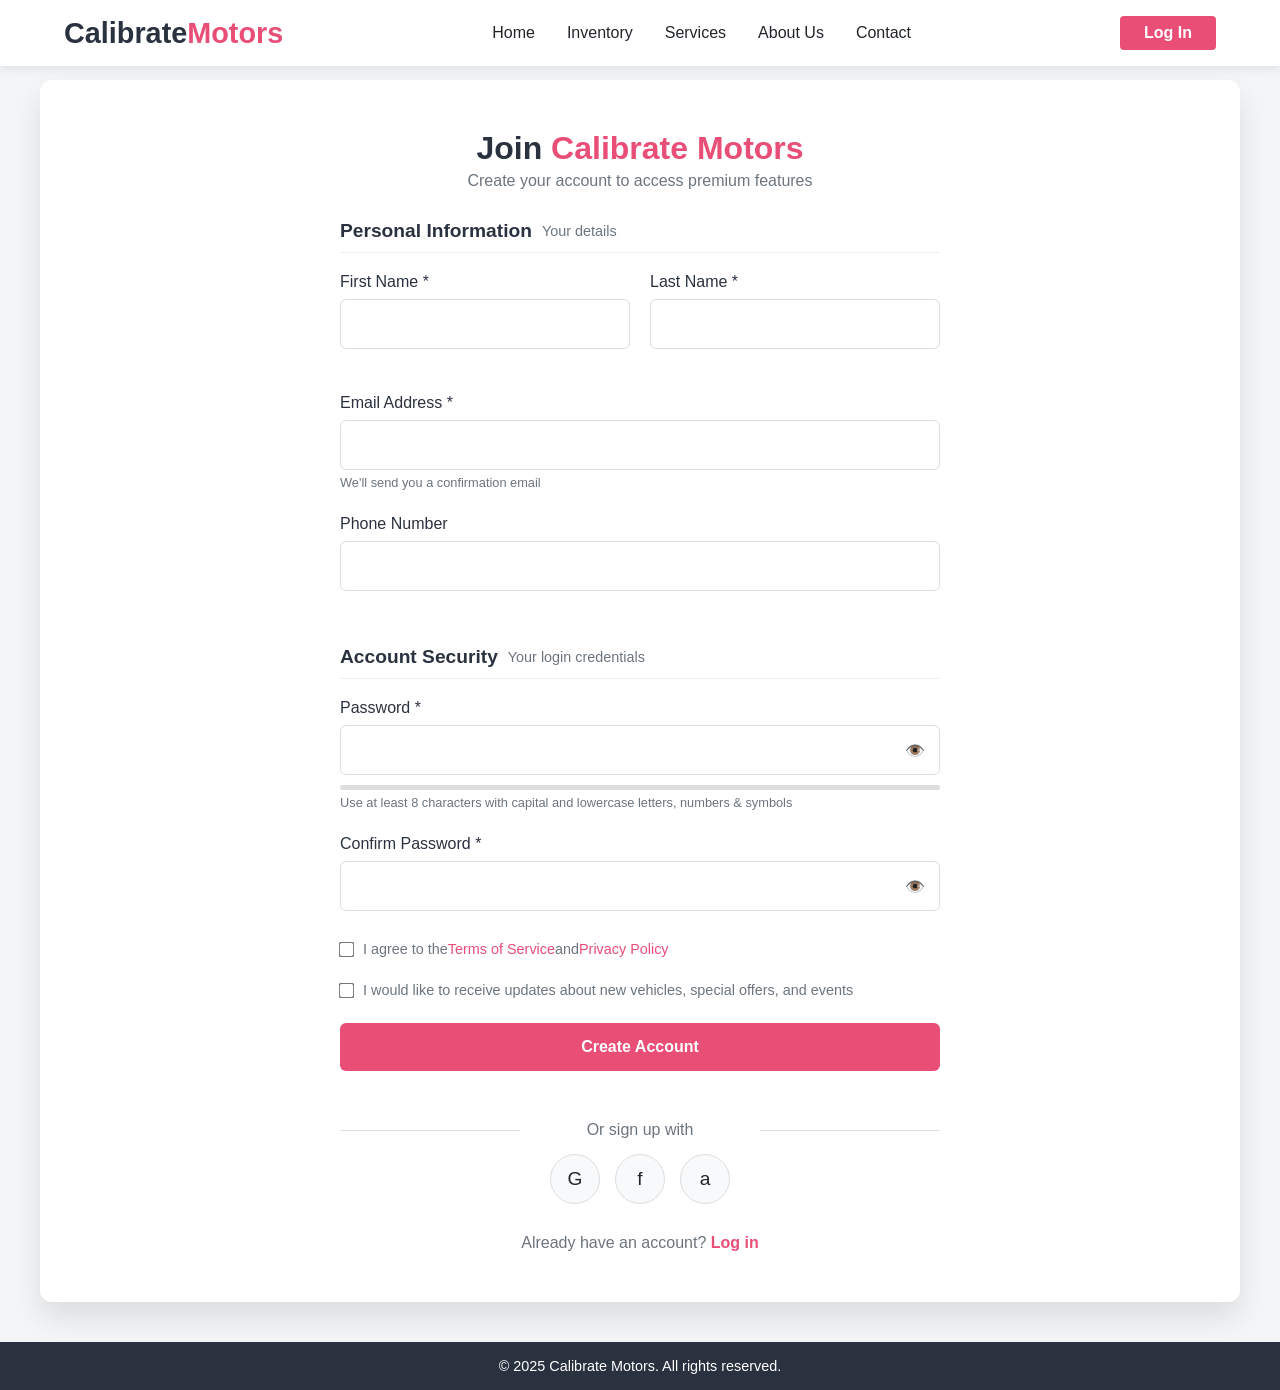
<file: SignUp.html>
<!DOCTYPE html>
<html lang="en">
<head>
    <meta charset="UTF-8">
    <meta name="viewport" content="width=device-width, initial-scale=1.0">
    <title>Sign Up | Calibrate Motors</title>
    <style>
      /* Variables */
:root {
    --primary-color: #e94e77;
    --secondary-color: #2a3240;
    --light-color: #f8f9fa;
    --dark-color: #212529;
    --gray-color: #6c757d;
    --success-color: #28a745;
}

/* Base Styles */
* {
    margin: 0;
    padding: 0;
    box-sizing: border-box;
    font-family: 'Segoe UI', Tahoma, Geneva, Verdana, sans-serif;
}

body {
    background-color: #f4f5f7;
    min-height: 100vh;
    overflow-x: hidden; /* Prevent horizontal scrolling */
}

/* Navigation */
#navbar {
    display: flex;
    justify-content: space-between;
    align-items: center;
    padding: 1rem 5%;
    background-color: white;
    box-shadow: 0 2px 10px rgba(0, 0, 0, 0.1);
    position: fixed;
    top: 0;
    left: 0;
    right: 0;
    z-index: 1000;
}

.logo {
    font-size: 1.8rem;
    font-weight: 700;
    color: var(--secondary-color);
    text-decoration: none;
}

.logo span {
    color: var(--primary-color);
}

.nav-links {
    display: flex;
    list-style: none;
}

.nav-links li {
    margin: 0 1rem;
}

.nav-links a {
    text-decoration: none;
    color: var(--dark-color);
    font-weight: 500;
    transition: color 0.3s;
}

.nav-links a:hover {
    color: var(--primary-color);
}

.nav-btn {
    background-color: var(--primary-color);
    color: white;
    padding: 0.5rem 1.5rem;
    border-radius: 4px;
    font-weight: 600;
    cursor: pointer;
    transition: background-color 0.3s;
    text-decoration: none;
    display: inline-block; /* Ensures proper touch target size */
}

.nav-btn:hover {
    background-color: #d43b64;
}

/* Hamburger menu for mobile - initially hidden */
.hamburger-menu {
    display: none;
    flex-direction: column;
    justify-content: space-between;
    width: 30px;
    height: 21px;
    cursor: pointer;
}

.hamburger-menu span {
    height: 3px;
    width: 100%;
    background-color: var(--secondary-color);
    border-radius: 3px;
    transition: all 0.3s ease;
}

/* Signup Container */
.signup-container {
    display: flex;
    min-height: 100vh;
    max-width: 1200px;
    margin: 80px auto 40px;
    box-shadow: 0 15px 30px rgba(0, 0, 0, 0.1);
    border-radius: 12px;
    overflow: hidden;
}

.signup-form-container {
    flex: 1.2;
    background-color: white;
    padding: 50px;
    display: flex;
    flex-direction: column;
    justify-content: center;
}

.signup-image {
    flex: 0.8;
    background-image: url('https://images.unsplash.com/photo-1503376780353-7e6692767b70?q=80&w=1700&auto=format&fit=crop');
    background-size: cover;
    background-position: center;
    position: relative;
}

.signup-image::after {
    content: '';
    position: absolute;
    top: 0;
    left: 0;
    right: 0;
    bottom: 0;
    background: linear-gradient(135deg, rgba(42, 50, 64, 0.8) 0%, rgba(233, 78, 119, 0.8) 100%);
}

/* Tier Benefits */
.tier-benefits li {
    margin-bottom: 8px;
    list-style-type: none;
    position: relative;
    padding-left: 25px;
    font-size: 0.9rem;
}

.tier-benefits li:before {
    content: "✓";
    position: absolute;
    left: 0;
    color: var(--light-color);
}

/* Signup Header */
.signup-header {
    margin-bottom: 30px;
    text-align: center;
}

.signup-header h2 {
    font-size: 2rem;
    color: var(--secondary-color);
    margin-bottom: -5px;
}

.signup-header span {
    color: var(--primary-color);
}

.signup-header p {
    color: var(--gray-color);
    margin-top: 10px;
}

.membership-badge {
    display: inline-block;
    padding: 5px 15px;
    background-color: var(--primary-color);
    color: white;
    border-radius: 30px;
    font-size: 0.9rem;
    margin-top: 10px;
}

/* Form Elements */
.form-row {
    display: flex;
    gap: 20px;
    margin-bottom: 20px;
}

.form-group {
    margin-bottom: 25px;
    position: relative;
    flex: 1;
}

.form-group label {
    display: block;
    margin-bottom: 8px;
    color: var(--secondary-color);
    font-weight: 500;
}

.form-group input, 
.form-group select {
    width: 100%;
    padding: 15px;
    border: 1px solid #ddd;
    border-radius: 6px;
    font-size: 1rem;
    transition: border-color 0.3s, box-shadow 0.3s;
    -webkit-appearance: none; /* Remove default styling on iOS */
    appearance: none;
}

.form-group input:focus,
.form-group select:focus {
    border-color: var(--primary-color);
    outline: none;
    box-shadow: 0 0 0 3px rgba(233, 78, 119, 0.2);
}

.form-group .input-help {
    font-size: 0.8rem;
    color: var(--gray-color);
    margin-top: 5px;
}

/* Animated Input */
.animated-input {
    position: relative;
}

.animated-input input {
    padding-right: 40px;
}

.animated-input .toggle-password {
    position: absolute;
    right: 15px;
    top: 50%;
    transform: translateY(-50%);
    cursor: pointer;
    color: #6c757d;
    transition: color 0.3s;
}

.animated-input .toggle-password:hover {
    color: var(--secondary-color);
}

/* Form Sections */
.form-section {
    margin-bottom: 30px;
}

.form-section-title {
    display: flex;
    align-items: center;
    margin-bottom: 20px;
    padding-bottom: 10px;
    border-bottom: 1px solid #eee;
}

.form-section-title h3 {
    font-size: 1.2rem;
    color: var(--secondary-color);
    margin-right: 10px;
}

.form-section-title span {
    color: var(--gray-color);
    font-size: 0.9rem;
}

/* Terms Agreement */
.terms-agreement {
    margin-bottom: 25px;
}

.terms-agreement label {
    display: flex;
    align-items: center;
    font-size: 0.9rem;
    color: var(--gray-color);
}

.terms-agreement input {
    margin-right: 10px;
    transform: scale(1.2);
}

.terms-agreement a {
    color: var(--primary-color);
    text-decoration: none;
}

.terms-agreement a:hover {
    text-decoration: underline;
}

/* Buttons */
.btn-primary {
    background-color: var(--primary-color);
    color: white;
    border: none;
    padding: 15px;
    width: 100%;
    border-radius: 6px;
    font-size: 1rem;
    font-weight: 600;
    cursor: pointer;
    transition: background-color 0.3s, transform 0.2s;
    margin-bottom: 20px;
    -webkit-appearance: none; /* Fixes button appearance on iOS */
    appearance: none;
}

.btn-primary:hover {
    background-color: #d43b64;
    transform: translateY(-2px);
}

.btn-primary:active {
    transform: translateY(0);
}

/* Signup Form */
.signup-form {
    max-width: 600px;
    margin: 0 auto;
    width: 100%;
}

/* Social Signup */
.social-signup {
    margin-top: 30px;
    text-align: center;
}

.social-signup p {
    color: var(--gray-color);
    margin-bottom: 15px;
    position: relative;
}

.social-signup p::before,
.social-signup p::after {
    content: '';
    position: absolute;
    top: 50%;
    width: 30%;
    height: 1px;
    background-color: #ddd;
}

.social-signup p::before {
    left: 0;
}

.social-signup p::after {
    right: 0;
}

.social-buttons {
    display: flex;
    justify-content: center;
    gap: 15px;
}

.social-btn {
    display: flex;
    align-items: center;
    justify-content: center;
    width: 50px;
    height: 50px;
    border-radius: 50%;
    background-color: #f8f9fa;
    border: 1px solid #ddd;
    color: var(--dark-color);
    font-size: 1.2rem;
    cursor: pointer;
    transition: background-color 0.3s, transform 0.2s;
}

.social-btn:hover {
    background-color: #e9ecef;
    transform: translateY(-2px);
}

/* Login Prompt */
.login-prompt {
    text-align: center;
    margin-top: 30px;
    color: var(--gray-color);
}

.login-prompt a {
    color: var(--primary-color);
    text-decoration: none;
    font-weight: 600;
    transition: color 0.3s;
}

.login-prompt a:hover {
    color: #d43b64;
    text-decoration: underline;
}

/* Signup Progress */
.signup-progress {
    display: flex;
    justify-content: space-between;
    align-items: center;
    margin-bottom: 40px;
}

.progress-step {
    flex: 1;
    text-align: center;
    position: relative;
}

.progress-step:not(:last-child):after {
    content: '';
    position: absolute;
    top: 15px;
    left: 50%;
    width: 100%;
    height: 2px;
    background-color: #ddd;
    z-index: 1;
}

.step-number {
    width: 30px;
    height: 30px;
    border-radius: 50%;
    background-color: #ddd;
    color: white;
    display: flex;
    align-items: center;
    justify-content: center;
    margin: 0 auto 10px;
    position: relative;
    z-index: 2;
    transition: background-color 0.3s;
}

.progress-step.active .step-number {
    background-color: var(--primary-color);
}

.progress-step.completed .step-number {
    background-color: var(--success-color);
}

.progress-step.active .step-label {
    color: var(--primary-color);
    font-weight: 600;
}

.step-label {
    font-size: 0.8rem;
    color: var(--gray-color);
}

/* Signup Success */
.signup-success {
    position: fixed;
    top: 20px;
    right: 20px;
    background-color: var(--success-color);
    color: white;
    padding: 15px 25px;
    border-radius: 6px;
    box-shadow: 0 5px 15px rgba(0, 0, 0, 0.2);
    transform: translateX(150%);
    opacity: 0;
    transition: transform 0.5s, opacity 0.5s;
    z-index: 1100;
}

.signup-success.show {
    transform: translateX(0);
    opacity: 1;
}

/* Password Strength */
.password-strength {
    height: 5px;
    border-radius: 5px;
    margin-top: 10px;
    background-color: #ddd;
    position: relative;
    overflow: hidden;
}

.password-strength-bar {
    height: 100%;
    width: 0;
    transition: width 0.3s, background-color 0.3s;
}

/* Footer */
footer {
    background-color: var(--secondary-color);
    color: white;
    padding: 1rem 0;
    text-align: center;
    margin-top: 20px;
}

.copyright {
    font-size: 0.9rem;
}

/* Media Queries */
/* Large screens */
@media (max-width: 1200px) {
    .signup-container {
        max-width: 95%;
    }
    
    .signup-form-container {
        padding: 40px 30px;
    }
}

/* Medium screens */
@media (max-width: 992px) {
    .signup-container {
        flex-direction: column;
        height: auto;
        margin: 80px 20px 40px;
    }

    .signup-image {
        height: 300px;
    }

    .signup-form-container {
        padding: 40px 20px;
    }
    
    .signup-header h2 {
        font-size: 1.8rem;
    }
    
    .form-row {
        flex-direction: column;
        gap: 0;
    }
}

/* Tablets */
@media (max-width: 768px) {
    #navbar {
        padding: 1rem 4%;
    }
    
    .nav-links {
        display: none;
    }
    
    .hamburger-menu {
        display: flex;
    }
    
    /* Mobile menu when active */
    .nav-links.active {
        display: flex;
        flex-direction: column;
        position: absolute;
        top: 100%;
        left: 0;
        right: 0;
        background: white;
        padding: 20px;
        box-shadow: 0 5px 10px rgba(0, 0, 0, 0.1);
        z-index: 999;
    }
    
    .nav-links.active li {
        margin: 10px 0;
        text-align: center;
    }
    
    .signup-progress {
        flex-wrap: wrap;
    }
    
    .progress-step {
        flex-basis: 50%;
        margin-bottom: 20px;
    }
    
    .progress-step:not(:last-child):after {
        display: none;
    }
    
    .social-signup p::before,
    .social-signup p::after {
        width: 25%;
    }
}

/* Small tablets and large phones */
@media (max-width: 576px) {
    .logo {
        font-size: 1.5rem;
    }
    
    .nav-btn {
        padding: 0.4rem 1.2rem;
        font-size: 0.9rem;
    }
    
    .signup-container {
        margin: 70px 10px 30px;
        border-radius: 8px;
    }
    
    .signup-image {
        height: 200px;
    }
    
    .signup-header h2 {
        font-size: 1.5rem;
    }
    
    .form-group input, 
    .form-group select,
    .btn-primary {
        padding: 12px;
    }
    
    .progress-step {
        flex-basis: 100%;
    }
    
    .social-buttons {
        flex-wrap: wrap;
    }
    
    .social-signup p::before,
    .social-signup p::after {
        width: 20%;
    }
}

/* Small phones */
@media (max-width: 400px) {
    #navbar {
        padding: 0.8rem 3%;
    }
    
    .logo {
        font-size: 1.3rem;
    }
    
    .signup-form-container {
        padding: 30px 15px;
    }
    
    .signup-header h2 {
        font-size: 1.4rem;
    }
    
    .form-group label {
        font-size: 0.9rem;
    }
    
    .form-group input, 
    .form-group select {
        font-size: 0.9rem;
        padding: 10px;
    }
    
    .btn-primary {
        padding: 12px;
        font-size: 0.9rem;
    }
    
    .social-signup p::before,
    .social-signup p::after {
        width: 15%;
    }
}

/* Print styles */
@media print {
    body {
        background-color: white;
    }
    
    #navbar, 
    .signup-image,
    .social-signup,
    footer {
        display: none;
    }
    
    .signup-container {
        box-shadow: none;
        margin: 0;
        padding: 0;
    }
    
    .signup-form-container {
        padding: 20px;
    }
}

/* Support for dark mode */
@media (prefers-color-scheme: dark) {
    :root {
        --light-color: #343a40;
        --dark-color: #f8f9fa;
    }
    
    body {
        background-color: #212529;
    }
    
    #navbar,
    .signup-form-container {
        background-color: #343a40;
        color: #f8f9fa;
    }
    
    .logo,
    .form-group label,
    .signup-header h2,
    .form-section-title h3 {
        color: #f8f9fa;
    }
    
    .nav-links a,
    .step-label {
        color: #e9ecef;
    }
    
    .form-group input, 
    .form-group select,
    .social-btn {
        background-color: #495057;
        border-color: #6c757d;
        color: #f8f9fa;
    }
    
    .form-section-title {
        border-bottom-color: #495057;
    }
    
    .social-signup p::before,
    .social-signup p::after {
        background-color: #495057;
    }
}

/* High contrast mode support */
@media (forced-colors: active) {
    .btn-primary,
    .nav-btn,
    .membership-badge,
    .step-number {
        border: 2px solid ButtonText;
    }
    
    .form-group input:focus,
    .form-group select:focus {
        outline: 2px solid Highlight;
    }
}

/* Animations for better UX */
@keyframes fadeIn {
    from { opacity: 0; }
    to { opacity: 1; }
}

.signup-container {
    animation: fadeIn 0.6s ease-in-out;
}

/* Accessibility improvements */
.nav-btn:focus,
.form-group input:focus,
.form-group select:focus,
.btn-primary:focus,
.social-btn:focus {
    outline: 3px solid rgba(233, 78, 119, 0.5);
    outline-offset: 2px;
}

/* Fix for iOS input zoom */
@supports (-webkit-touch-callout: none) {
    .form-group input, 
    .form-group select {
        font-size: 16px;
    }
}
    </style>
</head>
<body>
   
    <nav id="navbar">
        <a href="#" class="logo">Calibrate<span>Motors</span></a>
        <ul class="nav-links">
            <li><a href="FirstPage.html">Home</a></li>
            <li><a href="Inventory.html">Inventory</a></li>
            <li><a href="Services.html">Services</a></li>
            <li><a href="AboutUs.html">About Us</a></li>
            <li><a href="ContactUs.html">Contact</a></li>
        </ul>
        <span ><a href="LogInPage.html" class="nav-btn">Log In</a></span>
    </nav>

    
    <div class="signup-container">
        <div class="signup-form-container">
            <div class="signup-header">
                <h2>Join <span>Calibrate Motors</span></h2>
                <p>Create your account to access premium features</p>
            </div>
            
            <form id="signupForm" class="signup-form">
                <div class="form-section">
                    <div class="form-section-title">
                        <h3>Personal Information</h3>
                        <span>Your details</span>
                    </div>
                    
                    <div class="form-row">
                        <div class="form-group">
                            <label for="firstName">First Name *</label>
                            <input type="text" id="firstName" name="firstName" required>
                        </div>
                        <div class="form-group">
                            <label for="lastName">Last Name *</label>
                            <input type="text" id="lastName" name="lastName" required>
                        </div>
                    </div>
                    
                    <div class="form-group">
                        <label for="email">Email Address *</label>
                        <input type="email" id="email" name="email" required>
                        <div class="input-help">We'll send you a confirmation email</div>
                    </div>
                    
                    <div class="form-row">
                        <div class="form-group">
                            <label for="phone">Phone Number</label>
                            <input type="tel" id="phone" name="phone">
                        </div>
                        
                    </div>
                </div>
                
                <div class="form-section">
                    <div class="form-section-title">
                        <h3>Account Security</h3>
                        <span>Your login credentials</span>
                    </div>
                    
                    <div class="form-group">
                        <label for="password">Password *</label>
                        <div class="animated-input">
                            <input type="password" id="password" name="password" required oninput="checkPasswordStrength()">
                            <span class="toggle-password" onclick="togglePassword()">👁️</span>
                        </div>
                        <div class="password-strength">
                            <div class="password-strength-bar" id="passwordStrength"></div>
                        </div>
                        <div class="input-help">Use at least 8 characters with capital and lowercase letters, numbers & symbols</div>
                    </div>
                    
                    <div class="form-group">
                        <label for="confirmPassword">Confirm Password *</label>
                        <div class="animated-input">
                            <input type="password" id="confirmPassword" name="confirmPassword" required oninput="checkPasswordMatch()">
                            <span class="toggle-password" onclick="toggleConfirmPassword()">👁️</span>
                        </div>
                        <div class="input-help" id="passwordMatchMessage"></div>
                    </div>
                </div>
                
                <div class="terms-agreement">
                    <label>
                        <input type="checkbox" required>
                        I agree to the <a href="#">Terms of Service</a> and <a href="#">Privacy Policy</a>
                    </label>
                </div>
                
                <div class="terms-agreement">
                    <label>
                        <input type="checkbox">
                        I would like to receive updates about new vehicles, special offers, and events
                    </label>
                </div>
                
                <button type="button" class="btn-primary" onclick="createAcc(event)">Create Account</button>
                
                <div class="social-signup">
                    <p>Or sign up with</p>
                    <div class="social-buttons">
                        <div class="social-btn" onclick="socialSignup('google')">G</div>
                        <div class="social-btn" onclick="socialSignup('facebook')">f</div>
                        <div class="social-btn" onclick="socialSignup('apple')">a</div>
                    </div>
                </div>
                
                <div class="login-prompt">
                    <p>Already have an account? <a href="LogInPage.html">Log in</a></p>
                </div>
            </form>
        </div>
    </div>
    
    
    <div class="signup-success" id="signupSuccess">
        Account created successfully!
    </div>

    
    <footer>
        <div class="copyright">
            <p>&copy; 2025 Calibrate Motors. All rights reserved.</p>
        </div>
    </footer>

    <script src="SignUp.js">
      
    </script>
</body>
</html>
</file>
<file: FirstPage.css>
/* Base Styles */
* {
    margin: 0;
    padding: 0;
    box-sizing: border-box;
    font-family: 'Segoe UI', Tahoma, Geneva, Verdana, sans-serif;
}

body {
    overflow-x: hidden;
    background-color: #0a0a0a;
    color: #ffffff;
    width: 100%;
}

/* Navigation */
nav {
    display: flex;
    justify-content: space-between;
    align-items: center;
    padding: 15px 5%;
    position: fixed;
    width: 100%;
    z-index: 1000;
    transition: all 0.3s ease;
    background: rgba(0, 0, 0, 0.7);
    backdrop-filter: blur(10px);
    -webkit-backdrop-filter: blur(10px); /* For Safari support */
}

.nav-scrolled {
    background: rgba(0, 0, 0, 0.9);
    box-shadow: 0 5px 20px rgba(0, 0, 0, 0.3);
}

.logo {
    font-size: clamp(20px, 5vw, 28px);
    font-weight: 700;
    color: #ffffff;
    text-decoration: none;
    letter-spacing: 1px;
}

.logo span {
    color: #e94e77;
}

.nav-links {
    display: flex;
    list-style: none;
}

.nav-links li {
    margin-left: 20px;
}

.nav-links a {
    color: #ffffff;
    text-decoration: none;
    font-weight: 500;
    transition: color 0.3s ease;
    font-size: clamp(14px, 4vw, 16px);
}

.nav-links a:hover {
    color: #e94e77;
}

.nav-btn {
    display: inline-block;
    background: linear-gradient(135deg, #e94e77, #a259ff);
    color: white;
    text-decoration: none;
    padding: 8px 20px;
    border-radius: 50px;
    font-weight: 600;
    cursor: pointer;
    transition: transform 0.3s ease;
    text-align: center;
    border: none;
    font-size: clamp(14px, 4vw, 16px);
}

.nav-btn:hover {
    transform: translateY(-3px);
}

/* Mobile Menu Button - Hidden by default */
.mobile-menu-btn {
    display: none;
    background: none;
    border: none;
    color: white;
    font-size: 24px;
    cursor: pointer;
}

/* Hero Section */
.hero {
    height: 100vh;
    position: relative;
    display: flex;
    align-items: center;
    justify-content: center;
    overflow: hidden;
    padding: 0 20px;
}

.hero-bg {
    position: absolute;
    top: 0;
    left: 0;
    width: 100%;
    height: 100%;
    background-image: url('WebDevProjectLoad.jpg');
    background-size: cover;
    background-position: center;
    filter: brightness(0.5);
    z-index: -1;
}

.hero-content {
    text-align: center;
    max-width: 800px;
    padding: 0 20px;
    position: relative;
    z-index: 1;
    width: 100%;
}

.hero-title {
    font-size: clamp(32px, 8vw, 64px);
    font-weight: 800;
    margin-bottom: 20px;
    background: linear-gradient(135deg, #e94e77, #a259ff);
    -webkit-background-clip: text;
    background-clip: text;
    -webkit-text-fill-color: transparent;
    line-height: 1.1;
}

.hero-subtitle {
    font-size: clamp(16px, 4vw, 20px);
    margin-bottom: 40px;
    line-height: 1.6;
    color: #e0e0e0;
}

.hero-btns {
    display: flex;
    justify-content: center;
    gap: 20px;
    flex-wrap: wrap;
}

.btn-primary {
    background: linear-gradient(135deg, #e94e77, #a259ff);
    color: white;
    border: none;
    padding: 12px 25px;
    border-radius: 50px;
    font-size: clamp(14px, 4vw, 16px);
    font-weight: 600;
    cursor: pointer;
    transition: transform 0.3s ease, box-shadow 0.3s ease;
    width: 100%;
    max-width: 200px;
}

.btn-primary:hover {
    transform: translateY(-5px);
    box-shadow: 0 10px 20px rgba(233, 78, 119, 0.3);
}

.btn-secondary {
    background: transparent;
    color: white;
    border: 2px solid #e94e77;
    padding: 12px 25px;
    border-radius: 50px;
    font-size: clamp(14px, 4vw, 16px);
    font-weight: 600;
    cursor: pointer;
    width: 100%;
    max-width: 200px;
}

.btn-secondary:hover {
    background: rgba(233, 78, 119, 0.1);
    transform: translateY(-5px);
}

/* Featured Section */
.featured {
    padding: 60px 5%;
    background: linear-gradient(180deg, #0a0a0a, #16001E);
}

.section-header {
    text-align: center;
    margin-bottom: 40px;
}

.section-title {
    font-size: clamp(24px, 5vw, 36px);
    font-weight: 700;
    margin-bottom: 15px;
    color: #ffffff;
}

.section-subtitle {
    font-size: clamp(16px, 4vw, 18px);
    color: #a0a0a0;
    max-width: 700px;
    margin: 0 auto;
    line-height: 1.6;
}

.cars-grid {
    display: grid;
    grid-template-columns: repeat(auto-fill, minmax(280px, 1fr));
    gap: 30px;
    margin-top: 40px;
    justify-content: center
}

.car-card {
    background: linear-gradient(135deg, rgba(39, 11, 55, 0.5), rgba(16, 15, 29, 0.5));
    border-radius: 15px;
    overflow: hidden;
    transition: transform 0.3s ease, box-shadow 0.3s ease;
    backdrop-filter: blur(10px);
    -webkit-backdrop-filter: blur(10px); /* For Safari support */
    border: 1px solid rgba(255, 255, 255, 0.1);
}

.car-card:hover {
    transform: translateY(-10px);
    box-shadow: 0 15px 30px rgba(0, 0, 0, 0.3);
}

.car-img {
    width: 100%;
    height: 200px;
    object-fit: cover;
}

.car-info {
    padding: 20px;
}

.car-title {
    font-size: clamp(18px, 4vw, 20px);
    font-weight: 600;
    margin-bottom: 10px;
    color: #ffffff;
}

.car-price {
    font-size: clamp(20px, 5vw, 24px);
    font-weight: 700;
    margin-bottom: 15px;
    color: #e94e77;
}

.car-specs {
    display: flex;
    justify-content: space-between;
    margin-bottom: 20px;
    flex-wrap: wrap;
}

.car-spec {
    display: flex;
    flex-direction: column;
    align-items: center;
    margin: 5px 0;
}

.car-spec span {
    font-size: 14px;
    color: #a0a0a0;
    margin-top: 5px;
}

.car-btn {
    width: 100%;
    padding: 12px;
    background: linear-gradient(135deg, #e94e77, #a259ff);
    color: white;
    border: none;
    border-radius: 5px;
    font-weight: 600;
    cursor: pointer;
    transition: opacity 0.3s ease;
}

.car-btn:hover {
    opacity: 0.9;
}

/* Why Us Section */
.why-us {
    padding: 60px 5%;
    background: linear-gradient(180deg, #16001E, #0a0a0a);
}

.features-grid {
    display: grid;
    grid-template-columns: repeat(auto-fill, minmax(250px, 1fr));
    gap: 30px;
    margin-top: 60px;
    justify-content: center
}

.feature-card {
    text-align: center;
    padding: 30px;
    background: rgba(255, 255, 255, 0.05);
    border-radius: 15px;
    transition: transform 0.3s ease;
}

.feature-card:hover {
    transform: translateY(-10px);
}

.feature-icon {
    width: 60px;
    height: 60px;
    margin: 0 auto 20px;
    display: flex;
    align-items: center;
    justify-content: center;
    background: linear-gradient(135deg, #e94e77, #a259ff);
    border-radius: 50%;
    color: white;
    font-size: 24px;
}

.feature-title {
    font-size: clamp(18px, 4vw, 20px);
    font-weight: 600;
    margin-bottom: 15px;
    color: #ffffff;
}

.feature-desc {
    font-size: clamp(14px, 4vw, 16px);
    color: #a0a0a0;
    line-height: 1.6;
}

/* Footer */
footer {
    background: #0a0a0a;
    padding: 60px 5% 30px;
    border-top: 1px solid rgba(255, 255, 255, 0.1);
}

.footer-content {
    display: grid;
    grid-template-columns: repeat(auto-fit, minmax(180px, 1fr));
    gap: 30px;
    margin-bottom: 40px;
}

.footer-logo {
    font-size: clamp(20px, 5vw, 24px);
    font-weight: 700;
    color: #ffffff;
    margin-bottom: 20px;
    display: block;
}

.footer-desc {
    color: #a0a0a0;
    line-height: 1.6;
    margin-bottom: 20px;
    font-size: clamp(14px, 4vw, 16px);
}

.footer-social {
    display: flex;
    gap: 15px;
    flex-wrap: wrap;
}

.social-icon {
    width: 40px;
    height: 40px;
    display: flex;
    align-items: center;
    justify-content: center;
    background: #e94e77;
    border-radius: 50%;
    color: white;
}

.footer-heading {
    font-size: clamp(16px, 4vw, 18px);
    font-weight: 600;
    color: #ffffff;
    margin-bottom: 20px;
}

.footer-links {
    list-style: none;
}

.footer-links li {
    margin-bottom: 12px;
}

.footer-links a {
    color: #a0a0a0;
    text-decoration: none;
    transition: color 0.3s ease;
    font-size: clamp(14px, 4vw, 16px);
}

.footer-links a:hover {
    color: #e94e77;
}

.copyright {
    text-align: center;
    padding-top: 30px;
    border-top: 1px solid rgba(255, 255, 255, 0.1);
    color: #a0a0a0;
    font-size: clamp(12px, 3vw, 14px);
}

/* Modal */
.modal {
    display: none;
    position: fixed;
    top: 0;
    left: 0;
    width: 100%;
    height: 100%;
    z-index: 1000;
    overflow: auto;
}

.modal-content {
    position: relative;
    width: 100%;
    height: 100%;
    background-size: cover;
    background-position: center;
    display: flex;
    align-items: center;
    justify-content: center;
}

.modal-bg-overlay {
    position: absolute;
    top: 0;
    left: 0;
    width: 100%;
    height: 100%;
    background-color: rgba(0, 0, 0, 0.7);
}

.modal-info {
    position: relative;
    max-width: 800px;
    width: 90%;
    background-color: rgba(255, 255, 255, 0.9);
    padding: 30px;
    border-radius: 8px;
    box-shadow: 0 10px 30px rgba(0, 0, 0, 0.3);
    color: #333;
    z-index: 10;
    overflow-y: auto;
    max-height: 90vh;
}

.modal-header {
    display: flex;
    justify-content: space-between;
    align-items: center;
    margin-bottom: 20px;
}

.modal-title {
    font-size: clamp(20px, 5vw, 2.2rem);
    margin: 0;
}

.close-modal {
    font-size: clamp(20px, 5vw, 2rem);
    background: none;
    border: none;
    cursor: pointer;
    color: #333;
}

.modal-body {
    display: grid;
    grid-template-columns: 1fr;
    gap: 20px;
    margin-bottom: 20px;
}

.modal-specs {
    display: grid;
    grid-template-columns: repeat(2, 1fr);
    gap: 15px;
}

.modal-spec {
    display: flex;
    flex-direction: column;
}

.modal-spec strong {
    font-size: clamp(16px, 4vw, 1.2rem);
    margin-bottom: 5px;
}

.modal-description {
    grid-column: 1 / -1;
    line-height: 1.6;
    font-size: clamp(14px, 4vw, 16px);
}

.modal-footer {
    display: flex;
    justify-content: space-between;
    flex-wrap: wrap;
    gap: 10px;
}

.modal-btn {
    padding: 10px 20px;
    border: none;
    border-radius: 4px;
    font-weight: bold;
    cursor: pointer;
    transition: all 0.3s ease;
    font-size: clamp(14px, 4vw, 16px);
}

.modal-btn-primary {
    background-color: #e94e77;
    color: white;
}

.modal-btn-secondary {
    background-color: #333;
    color: white;
}

.modal-btn:hover {
    transform: translateY(-2px);
    box-shadow: 0 5px 15px rgba(0, 0, 0, 0.2);
}

@keyframes fadeIn {
    from { opacity: 0; }
    to { opacity: 1; }
}

.fade-in {
    animation: fadeIn 0.3s ease-in-out;
}

/* About Page */
.about-hero {
    height: 60vh;
    background-image: linear-gradient(rgba(0, 0, 0, 0.6), rgba(0, 0, 0, 0.6)), url('about-hero.jpg');
    background-size: cover;
    background-position: center;
    display: flex;
    align-items: center;
    justify-content: center;
    color: white;
    text-align: center;
    padding: 0 20px;
}

.about-hero-content {
    max-width: 800px;
    width: 100%;
}

.about-hero h1 {
    font-size: clamp(28px, 7vw, 3.5rem);
    margin-bottom: 20px;
}

.about-hero p {
    font-size: clamp(16px, 4vw, 1.2rem);
    line-height: 1.6;
}

.about-section {
    padding: 60px 5%;
}

.about-intro {
    display: grid;
    grid-template-columns: 1fr 1fr;
    gap: 40px;
    align-items: center;
}

.about-image {
    border-radius: 8px;
    overflow: hidden;
    box-shadow: 0 15px 30px rgba(0, 0, 0, 0.1);
}

.about-image img {
    width: 100%;
    height: auto;
    display: block;
}

.about-text h2 {
    font-size: clamp(24px, 6vw, 2.5rem);
    margin-bottom: 20px;
    color: white;
}

.about-text p {
    margin-bottom: 20px;
    line-height: 1.8;
    color: white;
    font-size: clamp(14px, 4vw, 16px);
}

.about-values {
    padding: 60px 5%;
    background-color: #f9f9f9;
}

.values-header {
    text-align: center;
    margin-bottom: 40px;
}

.values-header h2 {
    font-size: clamp(24px, 6vw, 2.5rem);
    color: #333;
    margin-bottom: 20px;
}

.values-grid {
    display: grid;
    grid-template-columns: repeat(3, 1fr);
    gap: 30px;
}

.value-card {
    background: white;
    padding: 30px 20px;
    border-radius: 8px;
    box-shadow: 0 10px 20px rgba(0, 0, 0, 0.05);
    text-align: center;
    transition: transform 0.3s ease, box-shadow 0.3s ease;
}

.value-card:hover {
    transform: translateY(-10px);
    box-shadow: 0 15px 30px rgba(0, 0, 0, 0.1);
}

.value-icon {
    width: 70px;
    height: 70px;
    background-color: #e94e77;
    color: white;
    border-radius: 50%;
    display: flex;
    align-items: center;
    justify-content: center;
    font-size: clamp(24px, 6vw, 2rem);
    margin: 0 auto 20px;
}

.value-title {
    font-size: clamp(18px, 5vw, 1.5rem);
    margin-bottom: 15px;
    color: #333;
}

.value-desc {
    color: #666;
    line-height: 1.6;
    font-size: clamp(14px, 4vw, 16px);
}

.team-section {
    padding: 60px 5%;
}

.team-header {
    text-align: center;
    margin-bottom: 40px;
}

.team-header h2 {
    font-size: clamp(24px, 6vw, 2.5rem);
    color: #333;
    margin-bottom: 20px;
}

.team-grid {
    display: grid;
    grid-template-columns: repeat(4, 1fr);
    gap: 30px;
}

.team-member {
    background: white;
    border-radius: 8px;
    overflow: hidden;
    box-shadow: 0 10px 20px rgba(0, 0, 0, 0.05);
    transition: transform 0.3s ease;
}

.team-member:hover {
    transform: translateY(-10px);
}

.member-image {
    height: 250px;
    overflow: hidden;
}

.member-image img {
    width: 100%;
    height: 100%;
    object-fit: cover;
    transition: transform 0.3s ease;
}

.team-member:hover .member-image img {
    transform: scale(1.05);
}

.member-info {
    padding: 20px 15px;
    text-align: center;
}

.member-name {
    font-size: clamp(16px, 4vw, 1.4rem);
    margin-bottom: 5px;
    color: #333;
}

.member-title {
    color: #e94e77;
    font-weight: 500;
    margin-bottom: 15px;
    font-size: clamp(14px, 3.5vw, 16px);
}

.member-desc {
    color: #666;
    font-size: clamp(13px, 3vw, 0.9rem);
    line-height: 1.6;
}

.history-section {
    padding: 60px 5%;
    background-color: #f9f9f9;
}

.history-header {
    text-align: center;
    margin-bottom: 40px;
}

.history-header h2 {
    font-size: clamp(24px, 6vw, 2.5rem);
    color: #333;
    margin-bottom: 20px;
}

.timeline {
    position: relative;
    max-width: 1200px;
    margin: 0 auto;
}

.timeline::after {
    content: '';
    position: absolute;
    width: 6px;
    background-color: #e94e77;
    top: 0;
    bottom: 0;
    left: 50%;
    margin-left: -3px;
}

.timeline-item {
    padding: 10px 40px;
    position: relative;
    width: 50%;
    box-sizing: border-box;
}

.timeline-item::after {
    content: '';
    position: absolute;
    width: 25px;
    height: 25px;
    right: -13px;
    background-color: white;
    border: 4px solid #e94e77;
    top: 15px;
    border-radius: 50%;
    z-index: 1;
}

.timeline-left {
    left: 0;
}

.timeline-right {
    left: 50%;
}

.timeline-right::after {
    left: -12px;
}

.timeline-content {
    padding: 20px;
    background-color: white;
    position: relative;
    border-radius: 8px;
    box-shadow: 0 10px 20px rgba(0, 0, 0, 0.05);
}

.timeline-year {
    font-weight: bold;
    color: #e94e77;
    margin-bottom: 10px;
    font-size: clamp(16px, 4vw, 1.2rem);
}

.timeline-title {
    font-size: clamp(18px, 4.5vw, 1.4rem);
    margin-bottom: 15px;
    color: #333;
}

.timeline-desc {
    line-height: 1.6;
    color: #666;
    font-size: clamp(14px, 4vw, 16px);
}

/* Contact Page */
.contact-container {
    max-width: 1200px;
    margin: 50px auto;
    padding: 0 20px;
    display: grid;
    grid-template-columns: 1fr 1fr;
    gap: 30px;
}

.contact-info {
    padding: 25px;
    background-color: #f8f8f8;
    border-radius: 10px;
}

.contact-info h3 {
    color: #333;
    margin-bottom: 20px;
    font-size: clamp(20px, 5vw, 24px);
}

.info-item {
    margin-bottom: 20px;
    display: flex;
    align-items: flex-start;
}

.info-item .icon {
    width: 30px;
    height: 30px;
    margin-right: 15px;
    display: flex;
    align-items: center;
    justify-content: center;
    background-color: #e94e77;
    color: white;
    border-radius: 50%;
    font-size: 14px;
    flex-shrink: 0;
}

.info-item .content h4 {
    margin: 0 0 5px 0;
    color: #333;
    font-size: clamp(16px, 4vw, 18px);
}

.info-item .content p {
    margin: 0;
    color: #666;
    line-height: 1.5;
    font-size: clamp(14px, 4vw, 16px);
}

.contact-form {
    padding: 25px;
    background-color: white;
    border-radius: 10px;
    box-shadow: 0 5px 15px rgba(0, 0, 0, 0.1);
}

.contact-form h3 {
    color: #333;
    margin-bottom: 20px;
    font-size: clamp(20px, 5vw, 24px);
}

.form-group {
    margin-bottom: 20px;
}

.form-group label {
    display: block;
    margin-bottom: 8px;
    color: #333;
    font-weight: 500;
    font-size: clamp(14px, 4vw, 16px);
}

.form-control {
    width: 100%;
    padding: 12px 15px;
    border: 1px solid #ddd;
    border-radius: 5px;
    font-size: clamp(14px, 4vw, 16px);
    transition: border-color 0.3s;
}

.form-control:focus {
    border-color: #e94e77;
    outline: none;
}

textarea.form-control {
    min-height: 150px;
    resize: vertical;
}

.submit-btn {
    background-color: #e94e77;
    color: white;
    border: none;
    padding: 12px 25px;
    border-radius: 5px;
    font-size: clamp(14px, 4vw, 16px);
    cursor: pointer;
    transition: background-color 0.3s;
}

.submit-btn:hover {
    background-color: #d03e65;
}

.map-container {
    grid-column: span 2;
    height: 350px;
    border-radius: 10px;
    overflow: hidden;
    margin-top: 20px;
}

.map-container iframe {
    width: 100%;
    height: 100%;
    border: none;
}

.page-header {
    background-image: linear-gradient(rgba(0, 0, 0, 0.7), rgba(0, 0, 0, 0.7)), url('contact-header.jpg');
    background-size: cover;
    background-position: center;
    color: white;
    text-align: center;
    padding: 80px 20px;
}

.page-header h1 {
    font-size: clamp(26px, 6vw, 40px);
    margin-bottom: 15px;
}

.page-header p {
    font-size: clamp(16px, 4vw, 18px);
    max-width: 700px;
    margin: 0 auto;
}

.success-alert {
    background-color: #d4edda;
    color: #155724;
    border-left: 5px solid #28a745;
    padding: 15px;
    border-radius: 4px;
    font-weight: bold;
    font-size: clamp(14px, 4vw, 16px);
}

.error-alert {
    background-color: #f8d7da;
    color: #721c24;
    border-left: 5px solid #dc3545;
    padding: 15px;
    border-radius: 4px;
    font-weight: bold;
    font-size: clamp(14px, 4vw, 16px);
}

.filter-bar {
    display: flex;
    gap: 10px;
    padding: 15px;
    justify-content: center;
    flex-wrap: wrap;
}

.filter-bar input,
.filter-bar select,
.filter-bar button {
    padding: 10px;
    font-size: clamp(14px, 4vw, 16px);
    border-radius: 8px;
    border: 1px solid #ccc;
}

.filter-bar button {
    background-color: #e94e77;
    color: white;
    cursor: pointer;
}

.filter-bar button:hover {
    background-color: #c13c62;
}

/* Mobile Navigation */
@media (max-width: 992px) {
    .mobile-menu-btn {
        display: block;
    }

    .nav-links {
        position: fixed;
        top: 0;
        left: -100%;
        width: 80%;
        max-width: 300px;
        height: 100vh;
        background: #121212;
        padding: 80px 20px 40px;
        flex-direction: column;
        transition: left 0.3s ease;
        z-index: 999;
    }

    .nav-links.active {
        left: 0;
        box-shadow: 0 0 50px rgba(0, 0, 0, 0.5);
    }

    .nav-links li {
        margin: 0 0 20px 0;
    }
}
</file>
